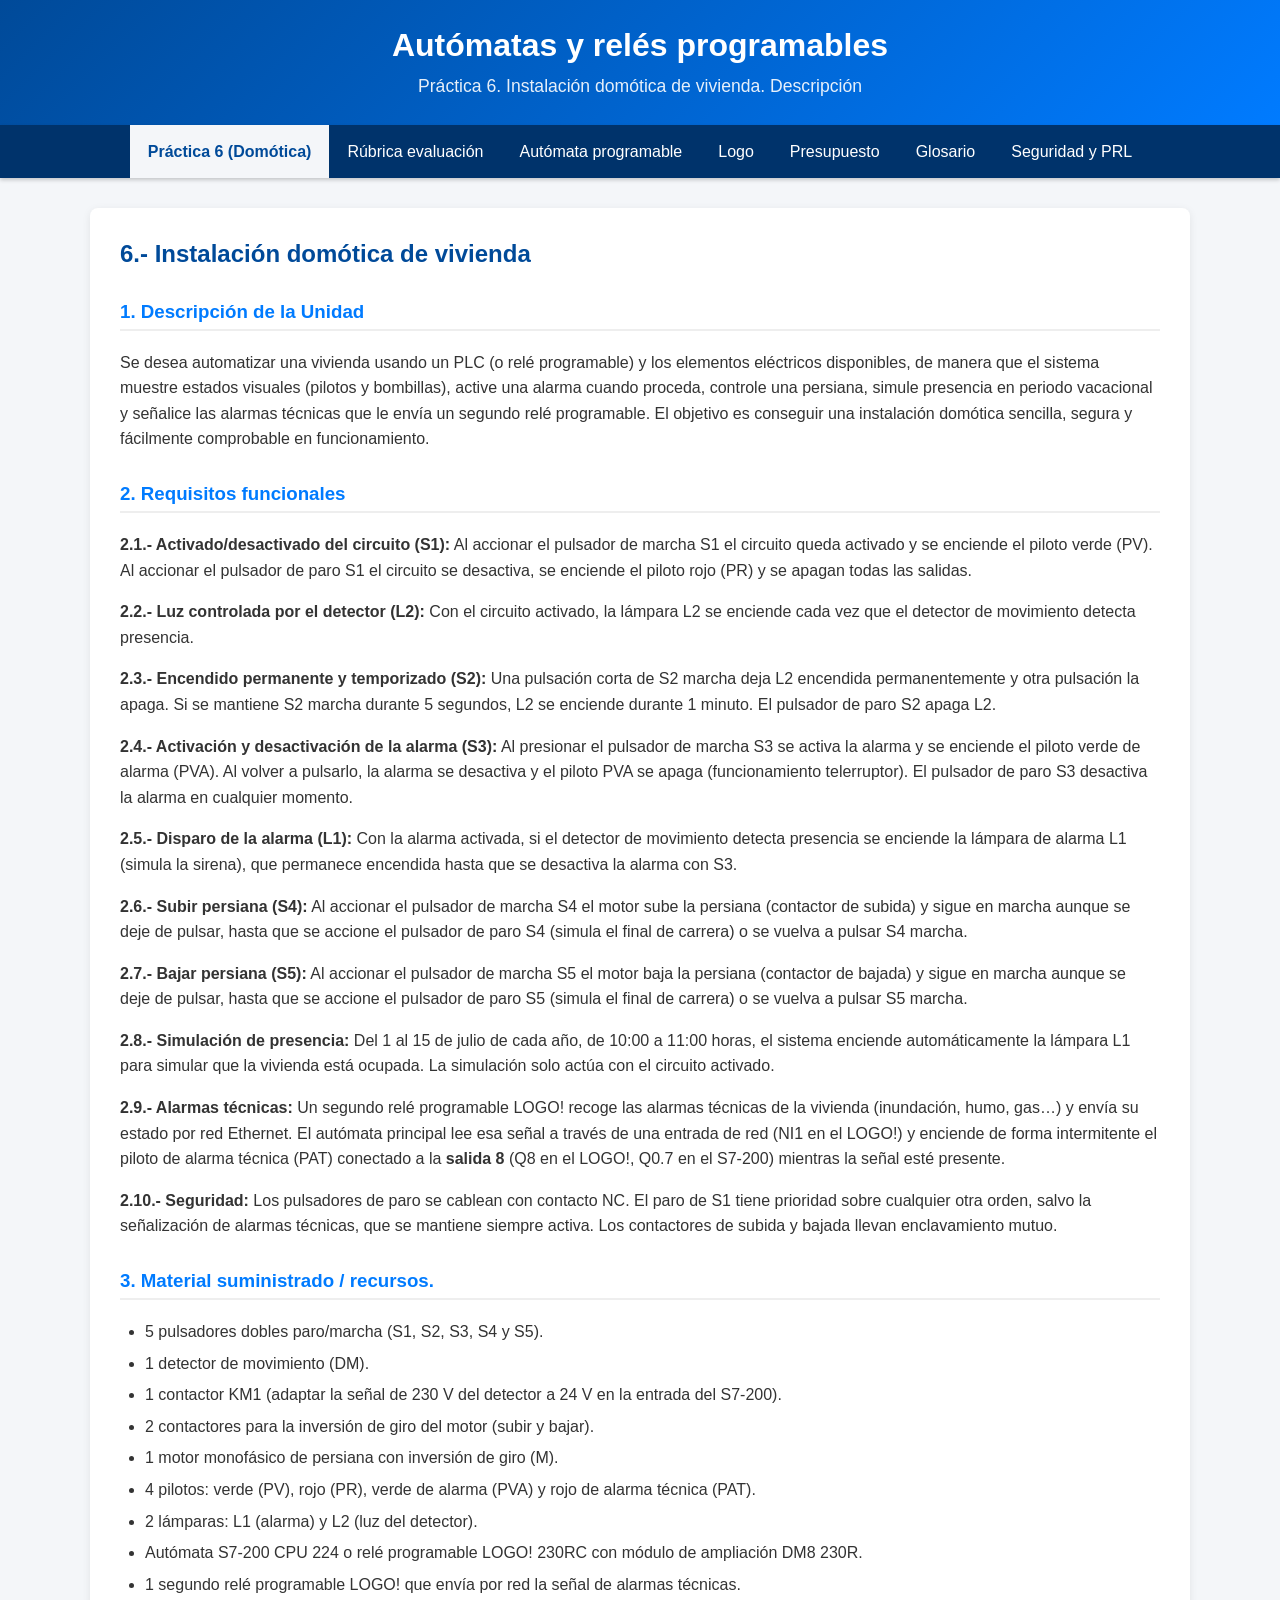
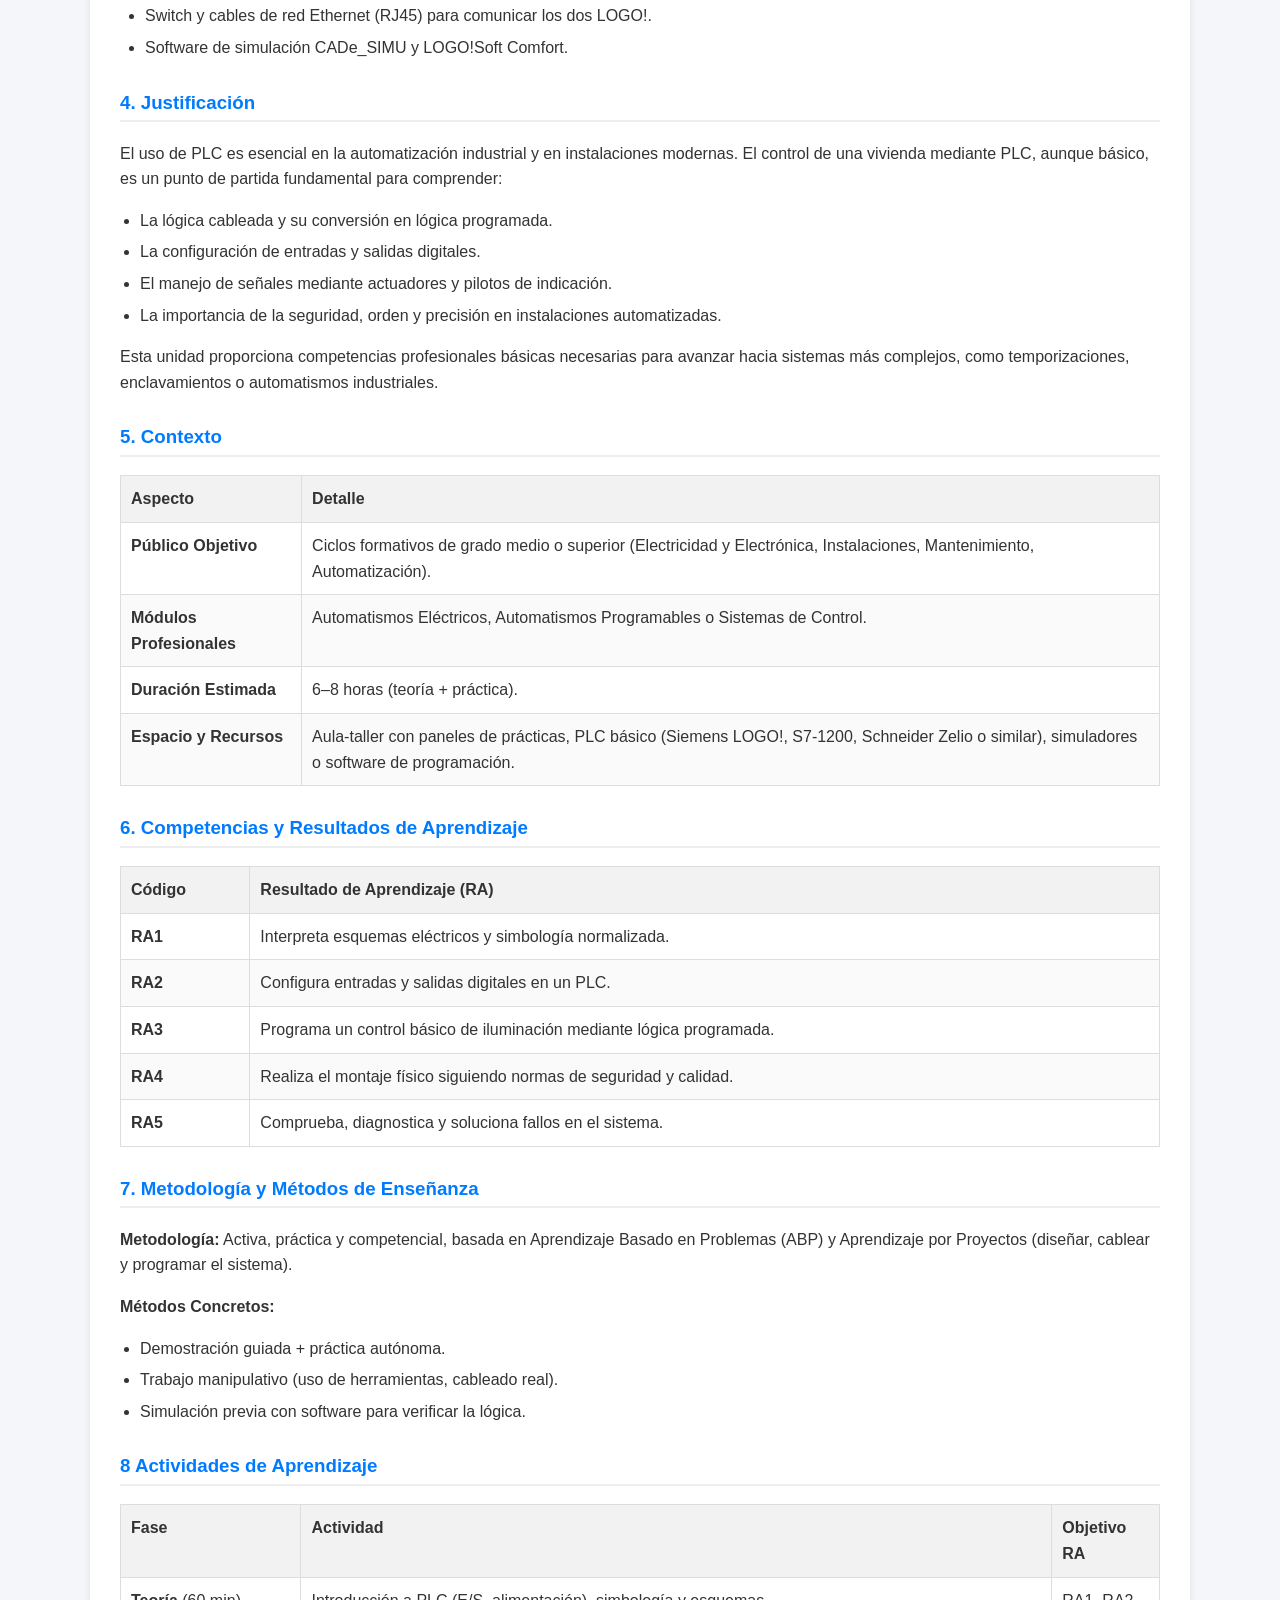
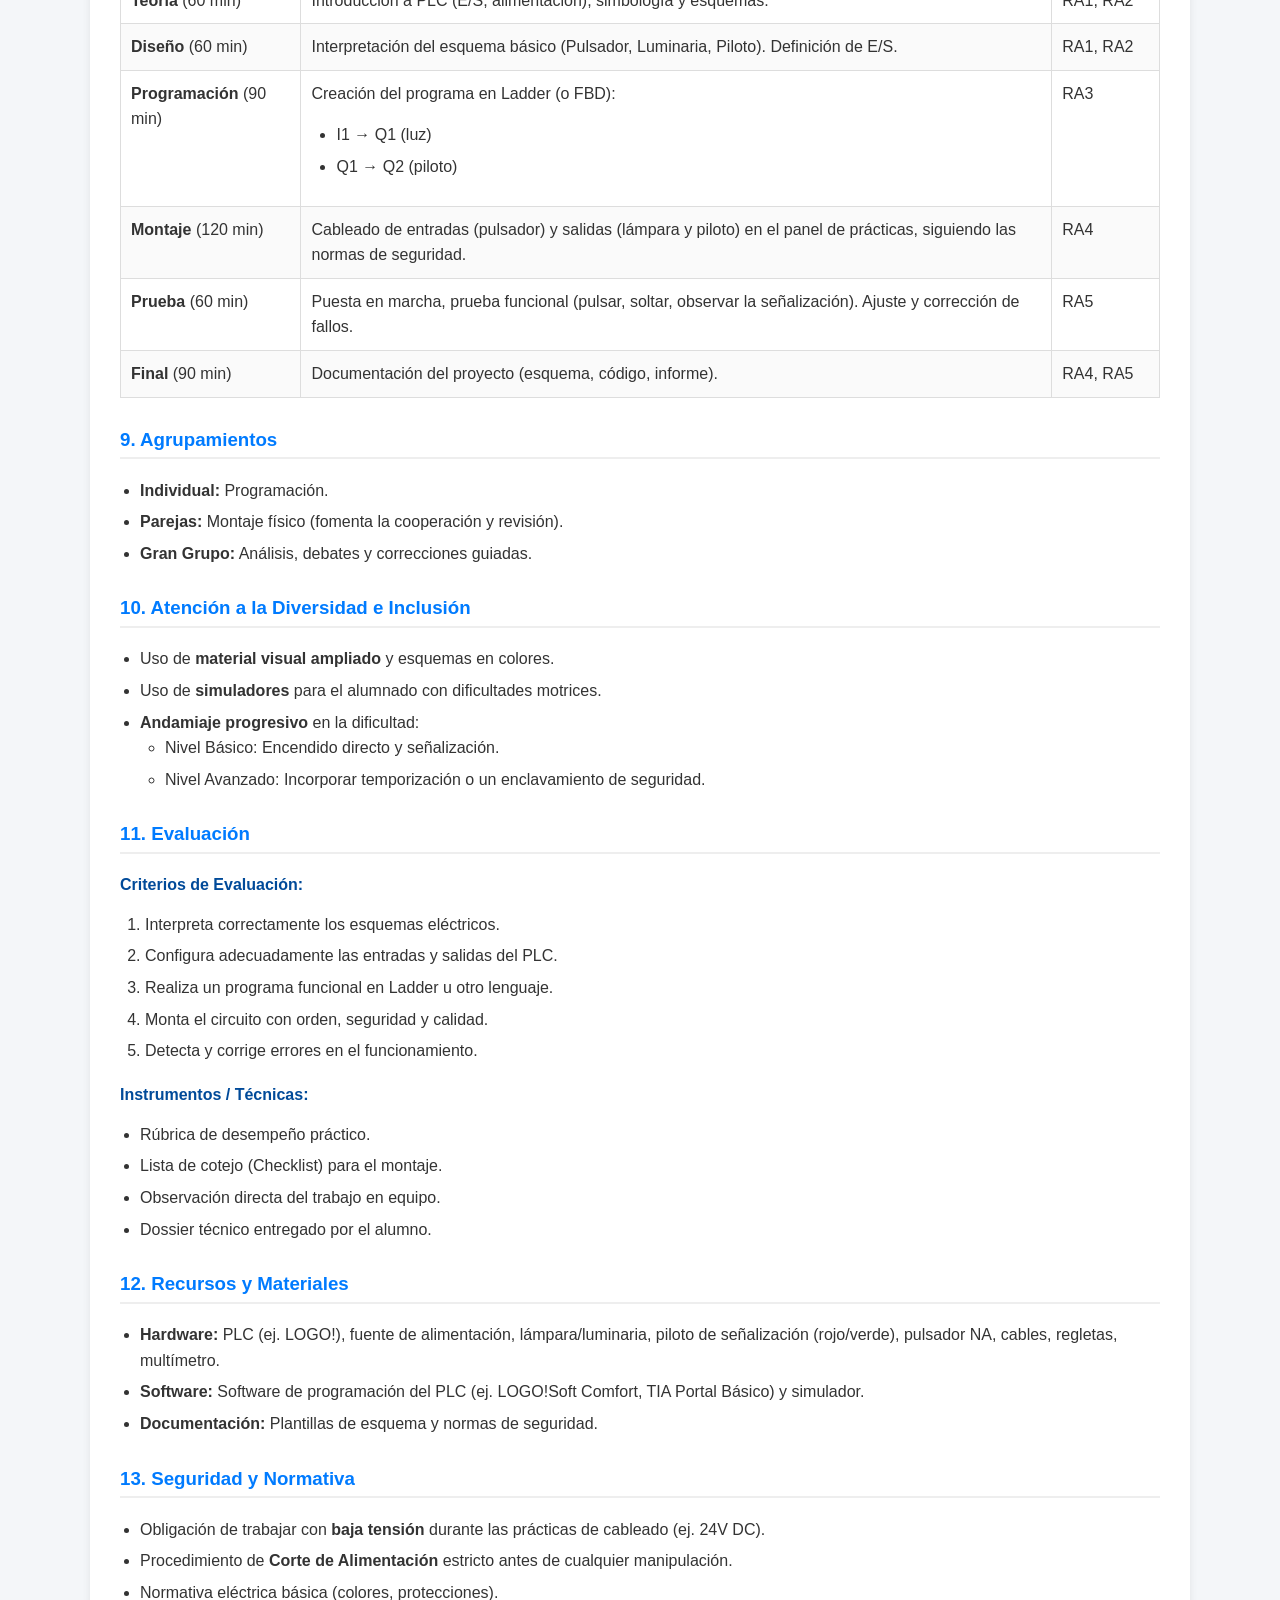
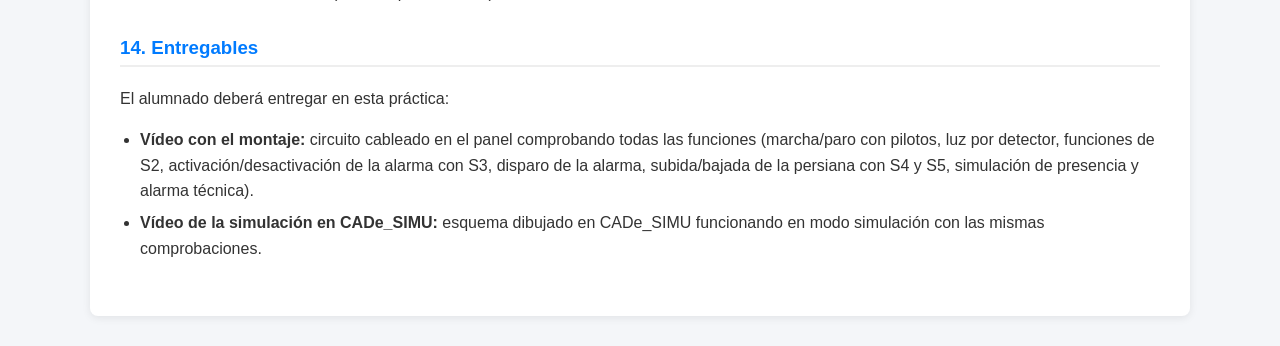
<file: index.html>
<!DOCTYPE html>
<html lang="es">
<head>
    <meta charset="UTF-8">
    <meta name="viewport" content="width=device-width, initial-scale=1.0">
    <title>Práctica 6. Instalación domótica de vivienda. Descripción</title>
    <link rel="stylesheet" href="css/estilos.css">
    <style>
        .section-header {
            color: #007bff;
            border-bottom: 2px solid #eee;
            padding-bottom: 5px;
            margin-top: 30px;
        }
        table {
            width: 100%;
            border-collapse: collapse;
            margin-top: 15px;
        }
        table, th, td {
            border: 1px solid #ddd;
        }
        th, td {
            padding: 10px;
            text-align: left;
        }
        th {
            background-color: #f2f2f2;
        }
        ul.list-indented {
            padding-left: 20px;
        }
    </style>
</head>
<body>

    <header>
        <h1> Autómatas y relés programables</h1>
        <p>Práctica 6. Instalación domótica de vivienda. Descripción</p>
    </header>

    <nav>
        <ul>
            <li class="active"><a href="index.html">Práctica 6 (Domótica)</a></li>
            <li><a href="rubrica_6.html">Rúbrica evaluación</a></li>
            <li><a href="automata_6.html">Autómata programable</a></li>
            <li><a href="logo_6.html">Logo</a></li>
            <li><a href="presupuesto.html">Presupuesto</a></li>
            <li><a href="glosario.html">Glosario</a></li>
            <li><a href="prl.html">Seguridad y PRL</a></li>
        </ul>
    </nav>

    <div class="container">
        <h2>6.- Instalación domótica de vivienda</h2>

        <div class="section">
            <h3 class="section-header">1. Descripción de la Unidad</h3>
            <p>Se desea automatizar una vivienda usando un PLC (o relé programable) y los elementos eléctricos disponibles,
de manera que el sistema muestre estados visuales (pilotos y bombillas), active una alarma cuando proceda, controle una persiana,
simule presencia en periodo vacacional y señalice las alarmas técnicas que le envía un segundo relé programable.
El objetivo es conseguir una instalación domótica sencilla, segura y fácilmente comprobable en funcionamiento.</p>

<h3 class="section-header">2. Requisitos funcionales</h3>
<p><strong>2.1.- Activado/desactivado del circuito (S1):</strong>
Al accionar el pulsador de marcha S1 el circuito queda activado y se enciende el piloto verde (PV).
Al accionar el pulsador de paro S1 el circuito se desactiva, se enciende el piloto rojo (PR) y se apagan todas las salidas.</p>
<p><strong>2.2.- Luz controlada por el detector (L2):</strong>
Con el circuito activado, la lámpara L2 se enciende cada vez que el detector de movimiento detecta presencia.</p>
<p><strong>2.3.- Encendido permanente y temporizado (S2):</strong>
Una pulsación corta de S2 marcha deja L2 encendida permanentemente y otra pulsación la apaga.
Si se mantiene S2 marcha durante 5 segundos, L2 se enciende durante 1 minuto. El pulsador de paro S2 apaga L2.</p>
<p><strong>2.4.- Activación y desactivación de la alarma (S3):</strong>
Al presionar el pulsador de marcha S3 se activa la alarma y se enciende el piloto verde de alarma (PVA).
Al volver a pulsarlo, la alarma se desactiva y el piloto PVA se apaga (funcionamiento telerruptor).
El pulsador de paro S3 desactiva la alarma en cualquier momento.</p>
<p><strong>2.5.- Disparo de la alarma (L1):</strong>
Con la alarma activada, si el detector de movimiento detecta presencia se enciende la lámpara de alarma L1 (simula la sirena),
que permanece encendida hasta que se desactiva la alarma con S3.</p>
<p><strong>2.6.- Subir persiana (S4):</strong>
Al accionar el pulsador de marcha S4 el motor sube la persiana (contactor de subida) y sigue en marcha aunque se deje de pulsar,
hasta que se accione el pulsador de paro S4 (simula el final de carrera) o se vuelva a pulsar S4 marcha.</p>
<p><strong>2.7.- Bajar persiana (S5):</strong>
Al accionar el pulsador de marcha S5 el motor baja la persiana (contactor de bajada) y sigue en marcha aunque se deje de pulsar,
hasta que se accione el pulsador de paro S5 (simula el final de carrera) o se vuelva a pulsar S5 marcha.</p>
<p><strong>2.8.- Simulación de presencia:</strong>
Del 1 al 15 de julio de cada año, de 10:00 a 11:00 horas, el sistema enciende automáticamente la lámpara L1 para simular que la vivienda
está ocupada. La simulación solo actúa con el circuito activado.</p>
<p><strong>2.9.- Alarmas técnicas:</strong>
Un segundo relé programable LOGO! recoge las alarmas técnicas de la vivienda (inundación, humo, gas…) y envía su estado por red
Ethernet. El autómata principal lee esa señal a través de una entrada de red (NI1 en el LOGO!) y enciende de forma intermitente el piloto de alarma técnica
(PAT) conectado a la <strong>salida 8</strong> (Q8 en el LOGO!, Q0.7 en el S7-200) mientras la señal esté presente.</p>
<p><strong>2.10.- Seguridad:</strong>
Los pulsadores de paro se cablean con contacto NC. El paro de S1 tiene prioridad sobre cualquier otra orden, salvo la señalización de alarmas técnicas,
que se mantiene siempre activa. Los contactores de subida y bajada llevan enclavamiento mutuo.</p>

<h3 class="section-header">3. Material suministrado / recursos.</h3>
          <ul>
           <li>5 pulsadores dobles paro/marcha (S1, S2, S3, S4 y S5).</li>
           <li>1 detector de movimiento (DM).</li>
           <li>1 contactor KM1 (adaptar la señal de 230 V del detector a 24 V en la entrada del S7-200).</li>
           <li>2 contactores para la inversión de giro del motor (subir y bajar).</li>
           <li>1 motor monofásico de persiana con inversión de giro (M).</li>
           <li>4 pilotos: verde (PV), rojo (PR), verde de alarma (PVA) y rojo de alarma técnica (PAT).</li>
           <li>2 lámparas: L1 (alarma) y L2 (luz del detector).</li>
           <li>Autómata S7-200 CPU 224 o relé programable LOGO! 230RC con módulo de ampliación DM8 230R.</li>
           <li>1 segundo relé programable LOGO! que envía por red la señal de alarmas técnicas.</li>
           <li>Switch y cables de red Ethernet (RJ45) para comunicar los dos LOGO!.</li>
           <li>Software de simulación CADe_SIMU y LOGO!Soft Comfort.</li>
          </ul>
       </div>

        <div class="section">
            <h3 class="section-header">4. Justificación</h3>
            <p>El uso de PLC es esencial en la automatización industrial y en instalaciones modernas. El control de una vivienda mediante PLC, aunque básico, es un punto de partida fundamental para comprender:</p>
            <ul class="list-indented">
                <li>La lógica cableada y su conversión en lógica programada.</li>
                <li>La configuración de entradas y salidas digitales.</li>
                <li>El manejo de señales mediante actuadores y pilotos de indicación.</li>
                <li>La importancia de la seguridad, orden y precisión en instalaciones automatizadas.</li>
            </ul>
            <p>Esta unidad proporciona competencias profesionales básicas necesarias para avanzar hacia sistemas más complejos, como temporizaciones, enclavamientos o automatismos industriales.</p>
        </div>

        <div class="section">
            <h3 class="section-header">5. Contexto</h3>
            <table>
                <thead>
                    <tr>
                        <th>Aspecto</th>
                        <th>Detalle</th>
                    </tr>
                </thead>
                <tbody>
                    <tr>
                        <td><strong>Público Objetivo</strong></td>
                        <td>Ciclos formativos de grado medio o superior (Electricidad y Electrónica, Instalaciones, Mantenimiento, Automatización).</td>
                    </tr>
                    <tr>
                        <td><strong>Módulos Profesionales</strong></td>
                        <td>Automatismos Eléctricos, Automatismos Programables o Sistemas de Control.</td>
                    </tr>
                    <tr>
                        <td><strong>Duración Estimada</strong></td>
                        <td>6–8 horas (teoría + práctica).</td>
                    </tr>
                    <tr>
                        <td><strong>Espacio y Recursos</strong></td>
                        <td>Aula-taller con paneles de prácticas, PLC básico (Siemens LOGO!, S7-1200, Schneider Zelio o similar), simuladores o software de programación.</td>
                    </tr>
                </tbody>
            </table>
        </div>

        <div class="section">
            <h3 class="section-header">6. Competencias y Resultados de Aprendizaje</h3>
            <table>
                <thead>
                    <tr>
                        <th>Código</th>
                        <th>Resultado de Aprendizaje (RA)</th>
                    </tr>
                </thead>
                <tbody>
                    <tr>
                        <td><strong>RA1</strong></td>
                        <td>Interpreta esquemas eléctricos y simbología normalizada.</td>
                    </tr>
                    <tr>
                        <td><strong>RA2</strong></td>
                        <td>Configura entradas y salidas digitales en un PLC.</td>
                    </tr>
                    <tr>
                        <td><strong>RA3</strong></td>
                        <td>Programa un control básico de iluminación mediante lógica programada.</td>
                    </tr>
                    <tr>
                        <td><strong>RA4</strong></td>
                        <td>Realiza el montaje físico siguiendo normas de seguridad y calidad.</td>
                    </tr>
                    <tr>
                        <td><strong>RA5</strong></td>
                        <td>Comprueba, diagnostica y soluciona fallos en el sistema.</td>
                    </tr>
                </tbody>
            </table>
        </div>

        <div class="section">
            <h3 class="section-header">7. Metodología y Métodos de Enseñanza</h3>
            <p><strong>Metodología:</strong> Activa, práctica y competencial, basada en Aprendizaje Basado en Problemas (ABP) y Aprendizaje por Proyectos (diseñar, cablear y programar el sistema).</p>
            <p><strong>Métodos Concretos:</strong></p>
            <ul class="list-indented">
                <li>Demostración guiada + práctica autónoma.</li>
                <li>Trabajo manipulativo (uso de herramientas, cableado real).</li>
                <li>Simulación previa con software para verificar la lógica.</li>
            </ul>
        </div>

        <div class="section">
            <h3 class="section-header">8 Actividades de Aprendizaje</h3>
            <table>
                <thead>
                    <tr>
                        <th>Fase</th>
                        <th>Actividad</th>
                        <th>Objetivo RA</th>
                    </tr>
                </thead>
                <tbody>
                    <tr>
                        <td><strong>Teoría</strong> (60 min)</td>
                        <td>Introducción a PLC (E/S, alimentación), simbología y esquemas.</td>
                        <td>RA1, RA2</td>
                    </tr>
                    <tr>
                        <td><strong>Diseño</strong> (60 min)</td>
                        <td>Interpretación del esquema básico (Pulsador, Luminaria, Piloto). Definición de E/S.</td>
                        <td>RA1, RA2</td>
                    </tr>
                    <tr>
                        <td><strong>Programación</strong> (90 min)</td>
                        <td>Creación del programa en Ladder (o FBD): <ul><li>I1 → Q1 (luz)</li><li>Q1 → Q2 (piloto)</li></ul></td>
                        <td>RA3</td>
                    </tr>
                    <tr>
                        <td><strong>Montaje</strong> (120 min)</td>
                        <td>Cableado de entradas (pulsador) y salidas (lámpara y piloto) en el panel de prácticas, siguiendo las normas de seguridad.</td>
                        <td>RA4</td>
                    </tr>
                    <tr>
                        <td><strong>Prueba</strong> (60 min)</td>
                        <td>Puesta en marcha, prueba funcional (pulsar, soltar, observar la señalización). Ajuste y corrección de fallos.</td>
                        <td>RA5</td>
                    </tr>
                    <tr>
                        <td><strong>Final</strong> (90 min)</td>
                        <td>Documentación del proyecto (esquema, código, informe).</td>
                        <td>RA4, RA5</td>
                    </tr>
                </tbody>
            </table>
        </div>

        <div class="section">
            <h3 class="section-header">9. Agrupamientos</h3>
            <ul class="list-indented">
                <li><strong>Individual:</strong> Programación.</li>
                <li><strong>Parejas:</strong> Montaje físico (fomenta la cooperación y revisión).</li>
                <li><strong>Gran Grupo:</strong> Análisis, debates y correcciones guiadas.</li>
            </ul>
        </div>
        
        <div class="section">
            <h3 class="section-header">10. Atención a la Diversidad e Inclusión</h3>
            <ul class="list-indented">
                <li>Uso de <strong>material visual ampliado</strong> y esquemas en colores.</li>
                <li>Uso de <strong>simuladores</strong> para el alumnado con dificultades motrices.</li>
                <li><strong>Andamiaje progresivo</strong> en la dificultad:
                    <ul>
                        <li>Nivel Básico: Encendido directo y señalización.</li>
                        <li>Nivel Avanzado: Incorporar temporización o un enclavamiento de seguridad.</li>
                    </ul>
                </li>
            </ul>
        </div>

        <div class="section">
            <h3 class="section-header">11. Evaluación</h3>
            <h4>Criterios de Evaluación:</h4>
            <ol>
                <li>Interpreta correctamente los esquemas eléctricos.</li>
                <li>Configura adecuadamente las entradas y salidas del PLC.</li>
                <li>Realiza un programa funcional en Ladder u otro lenguaje.</li>
                <li>Monta el circuito con orden, seguridad y calidad.</li>
                <li>Detecta y corrige errores en el funcionamiento.</li>
            </ol>
            <h4>Instrumentos / Técnicas:</h4>
            <ul class="list-indented">
                <li>Rúbrica de desempeño práctico.</li>
                <li>Lista de cotejo (Checklist) para el montaje.</li>
                <li>Observación directa del trabajo en equipo.</li>
                <li>Dossier técnico entregado por el alumno.</li>
            </ul>
        </div>

        <div class="section">
            <h3 class="section-header">12. Recursos y Materiales</h3>
            <ul class="list-indented">
                <li><strong>Hardware:</strong> PLC (ej. LOGO!), fuente de alimentación, lámpara/luminaria, piloto de señalización (rojo/verde), pulsador NA, cables, regletas, multímetro.</li>
                <li><strong>Software:</strong> Software de programación del PLC (ej. LOGO!Soft Comfort, TIA Portal Básico) y simulador.</li>
                <li><strong>Documentación:</strong> Plantillas de esquema y normas de seguridad.</li>
            </ul>
        </div>

        <div class="section">
            <h3 class="section-header">13. Seguridad y Normativa</h3>
            <ul class="list-indented">
                <li>Obligación de trabajar con <strong>baja tensión</strong> durante las prácticas de cableado (ej. 24V DC).</li>
                <li>Procedimiento de <strong>Corte de Alimentación</strong> estricto antes de cualquier manipulación.</li>
                <li>Normativa eléctrica básica (colores, protecciones).</li>
            </ul>
        </div>
        
        <div class="section">
            <h3 class="section-header">14. Entregables</h3>
            <p>El alumnado deberá entregar en esta práctica:</p>
            <ul class="list-indented">
                <li><strong>Vídeo con el montaje:</strong> circuito cableado en el panel comprobando todas las funciones
                    (marcha/paro con pilotos, luz por detector, funciones de S2, activación/desactivación de la alarma con S3, disparo de la alarma, subida/bajada de la persiana con S4 y S5, simulación de presencia y alarma técnica).</li>
                <li><strong>Vídeo de la simulación en CADe_SIMU:</strong> esquema dibujado en CADe_SIMU funcionando en modo simulación
                    con las mismas comprobaciones.</li>
            </ul>
        </div>

    </div>

</body>
</html>
</file>
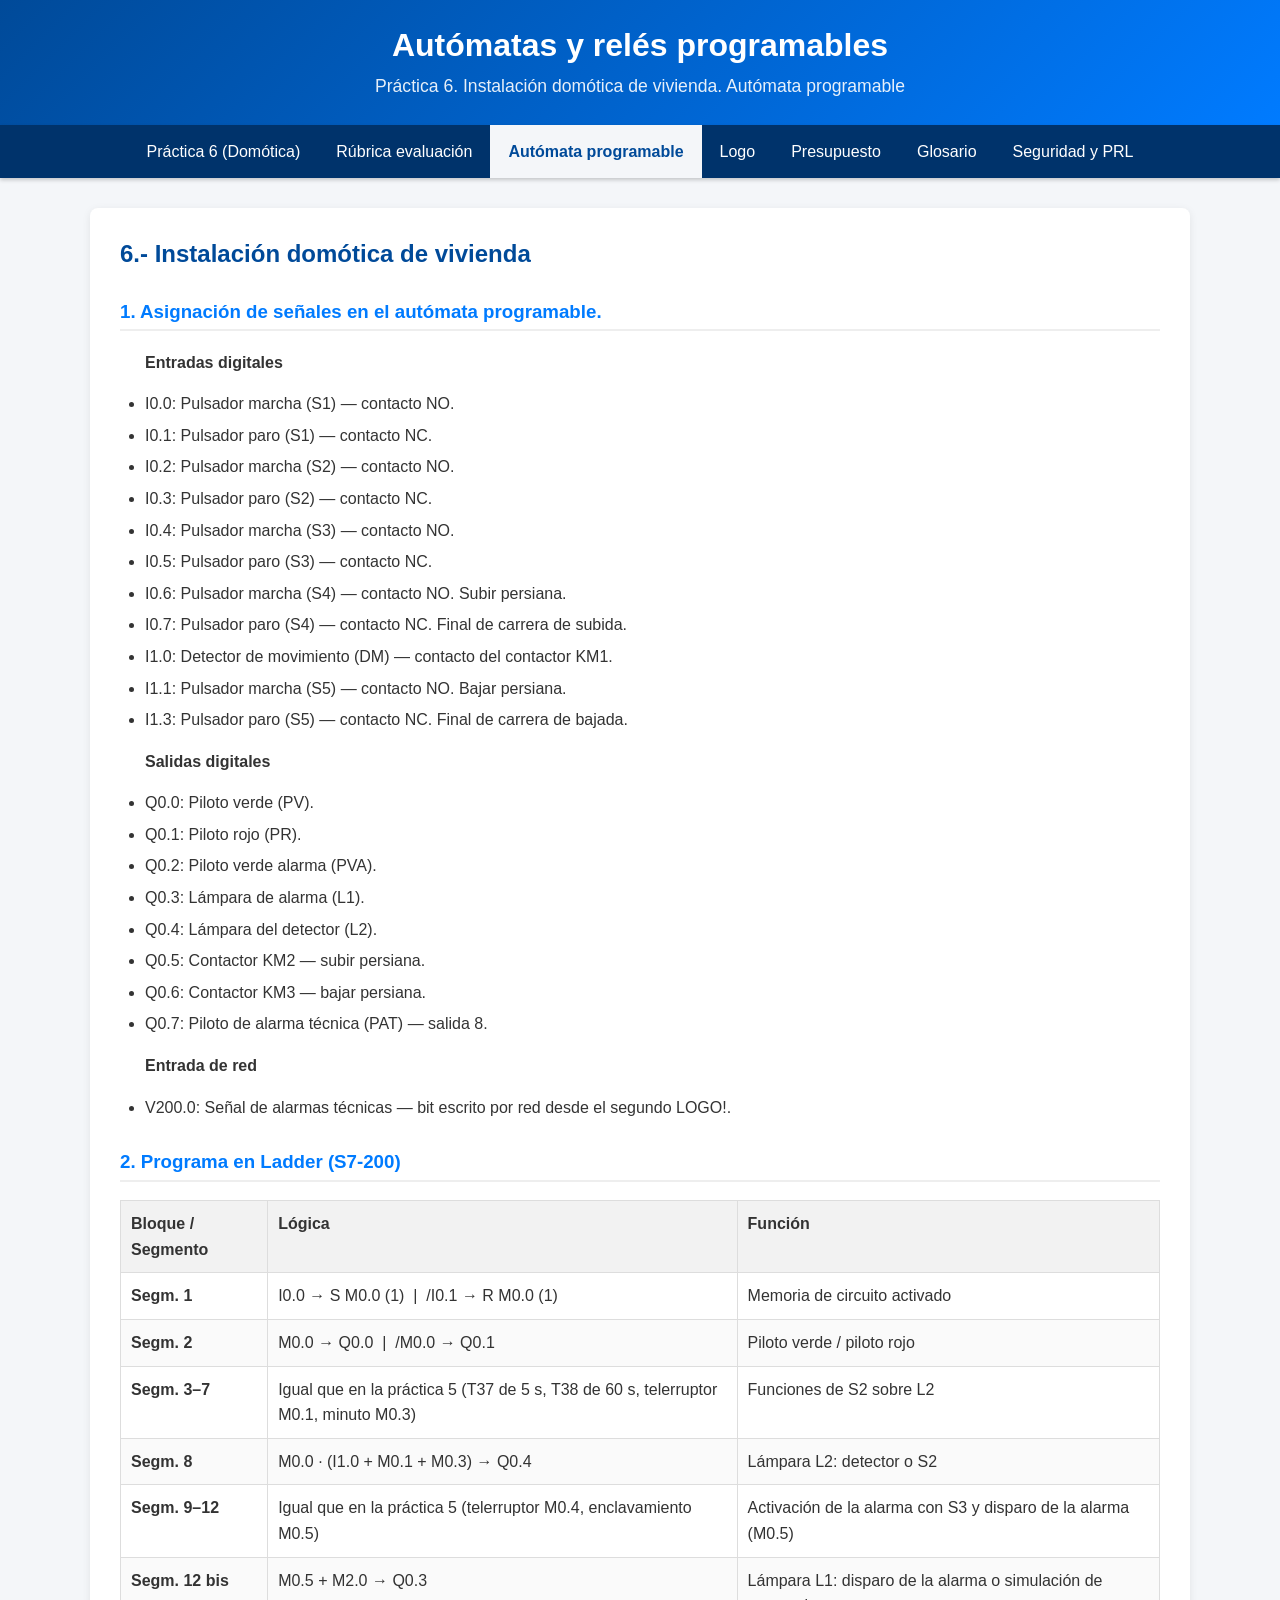
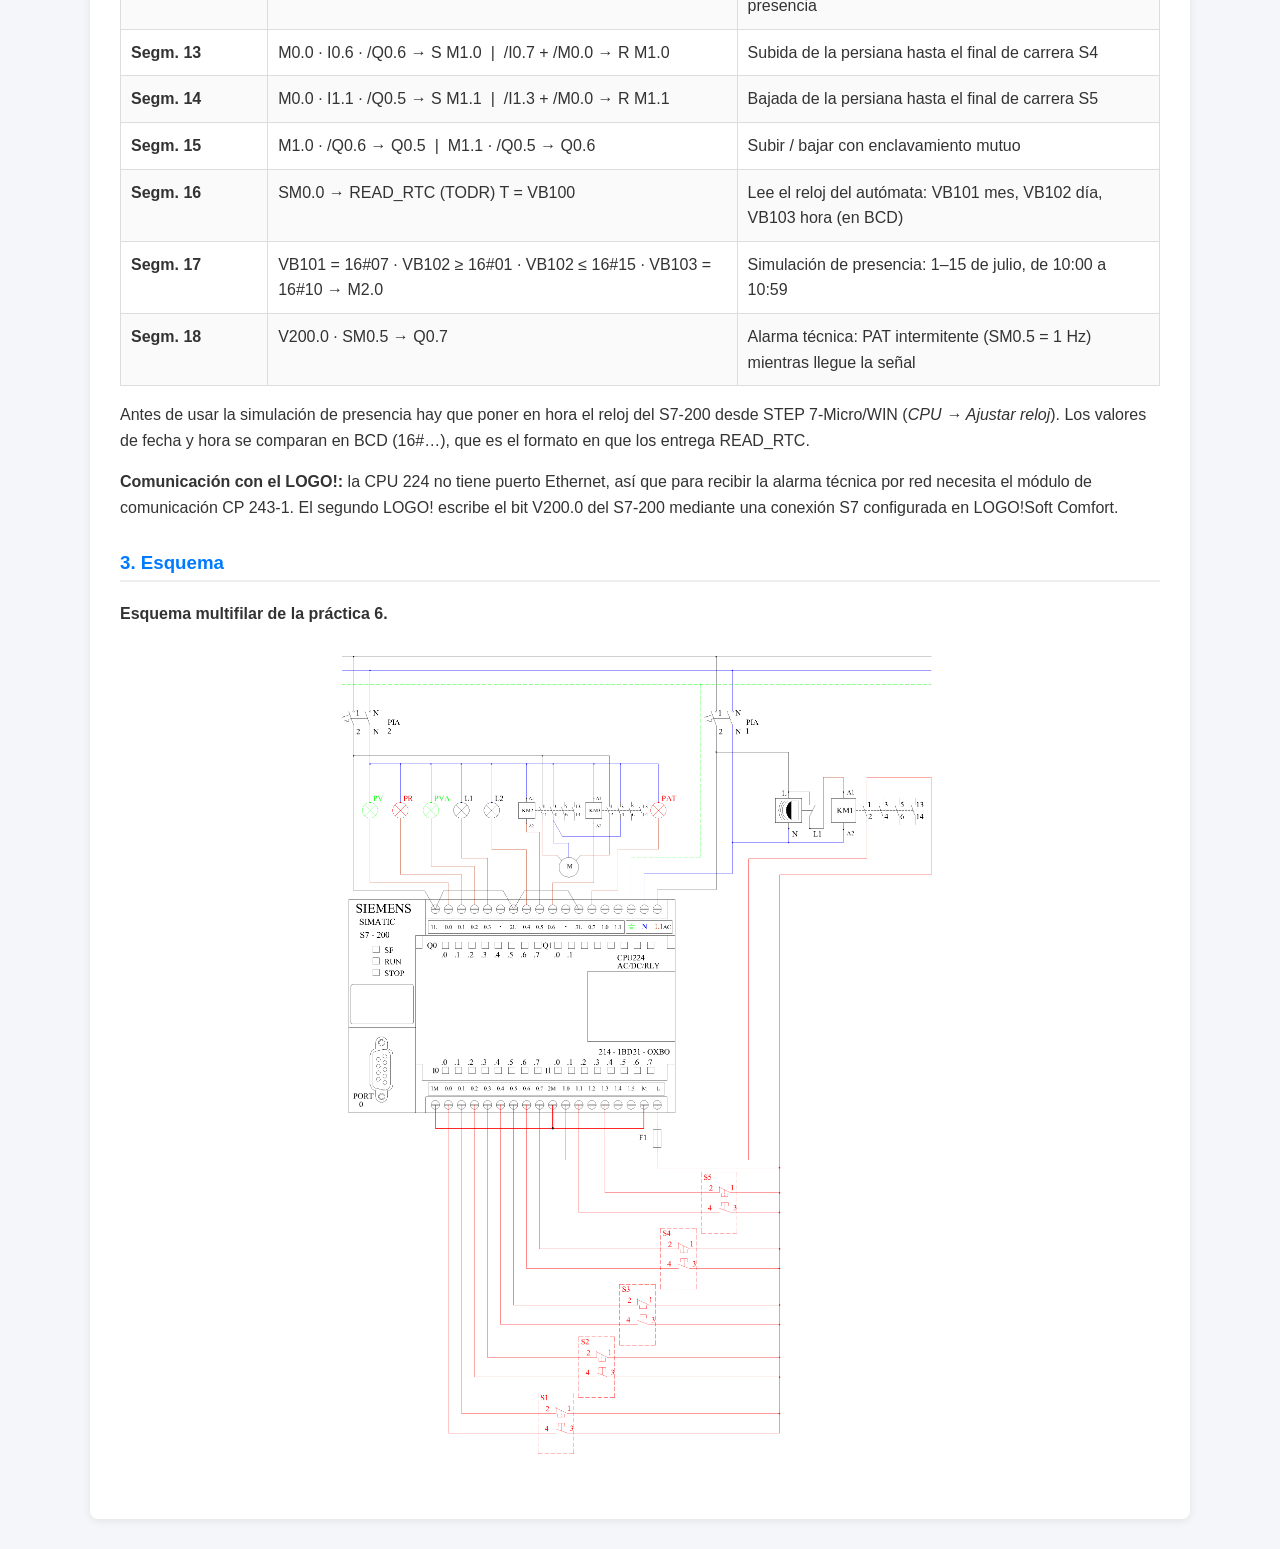
<file: automata_6.html>
<!DOCTYPE html>
<html lang="es">
<head>
    <meta charset="UTF-8">
    <meta name="viewport" content="width=device-width, initial-scale=1.0">
    <title>Autómatas y relé programable: Definición</title>
    <link rel="stylesheet" href="css/estilos.css">
</head>

<body>

    <header>
        <h1> Autómatas y relés programables</h1>
        <p>Práctica 6. Instalación domótica de vivienda. Autómata programable</p>
    </header>

    <nav>
        <ul>
            <li><a href="index.html">Práctica 6 (Domótica)</a></li>
            <li><a href="rubrica_6.html">Rúbrica evaluación</a></li> 
            <li class="active"><a href="automata_6.html">Autómata programable</a></li>
            <li><a href="logo_6.html">Logo</a></li>
            <li><a href="presupuesto.html">Presupuesto</a></li>
            <li><a href="glosario.html">Glosario</a></li>
            <li><a href="prl.html">Seguridad y PRL</a></li>   
        </ul>
    </nav>

    <div class="container">
<h2>6.- Instalación domótica de vivienda</h2>

        <div class="section">
                        
<h3 class="section-header">1. Asignación de señales en el autómata programable.</h3>

          <ul>
           <p><strong>Entradas digitales</strong></p>
           <li>I0.0: Pulsador marcha (S1) — contacto NO.</li>
           <li>I0.1: Pulsador paro (S1) — contacto NC.</li>
           <li>I0.2: Pulsador marcha (S2) — contacto NO.</li>
           <li>I0.3: Pulsador paro (S2) — contacto NC.</li>
           <li>I0.4: Pulsador marcha (S3) — contacto NO.</li>
           <li>I0.5: Pulsador paro (S3) — contacto NC.</li>
           <li>I0.6: Pulsador marcha (S4) — contacto NO. Subir persiana.</li>
           <li>I0.7: Pulsador paro (S4) — contacto NC. Final de carrera de subida.</li>
           <li>I1.0: Detector de movimiento (DM) — contacto del contactor KM1.</li>
           <li>I1.1: Pulsador marcha (S5) — contacto NO. Bajar persiana.</li>
           <li>I1.3: Pulsador paro (S5) — contacto NC. Final de carrera de bajada.</li>

           <p><strong>Salidas digitales</strong></p>
           <li>Q0.0: Piloto verde (PV).</li>
           <li>Q0.1: Piloto rojo (PR).</li>
           <li>Q0.2: Piloto verde alarma (PVA).</li>
           <li>Q0.3: Lámpara de alarma (L1).</li>
           <li>Q0.4: Lámpara del detector (L2).</li>
           <li>Q0.5: Contactor KM2 — subir persiana.</li>
           <li>Q0.6: Contactor KM3 — bajar persiana.</li>
           <li>Q0.7: Piloto de alarma técnica (PAT) — salida 8.</li>

           <p><strong>Entrada de red</strong></p>
           <li>V200.0: Señal de alarmas técnicas — bit escrito por red desde el segundo LOGO!.</li>
          </ul>

<h3 class="section-header">2. Programa en Ladder (S7-200)</h3>
            <table>
                <thead>
                    <tr><th>Bloque / Segmento</th><th>Lógica</th><th>Función</th></tr>
                </thead>
                <tbody>
                    <tr><td><strong>Segm. 1</strong></td><td>I0.0 → S M0.0 (1) &nbsp;|&nbsp; /I0.1 → R M0.0 (1)</td><td>Memoria de circuito activado</td></tr>
                    <tr><td><strong>Segm. 2</strong></td><td>M0.0 → Q0.0 &nbsp;|&nbsp; /M0.0 → Q0.1</td><td>Piloto verde / piloto rojo</td></tr>
                    <tr><td><strong>Segm. 3–7</strong></td><td>Igual que en la práctica 5 (T37 de 5 s, T38 de 60 s, telerruptor M0.1, minuto M0.3)</td><td>Funciones de S2 sobre L2</td></tr>
                    <tr><td><strong>Segm. 8</strong></td><td>M0.0 · (I1.0 + M0.1 + M0.3) → Q0.4</td><td>Lámpara L2: detector o S2</td></tr>
                    <tr><td><strong>Segm. 9–12</strong></td><td>Igual que en la práctica 5 (telerruptor M0.4, enclavamiento M0.5)</td><td>Activación de la alarma con S3 y disparo de la alarma (M0.5)</td></tr>
                    <tr><td><strong>Segm. 12 bis</strong></td><td>M0.5 + M2.0 → Q0.3</td><td>Lámpara L1: disparo de la alarma o simulación de presencia</td></tr>
                    <tr><td><strong>Segm. 13</strong></td><td>M0.0 · I0.6 · /Q0.6 → S M1.0 &nbsp;|&nbsp; /I0.7 + /M0.0 → R M1.0</td><td>Subida de la persiana hasta el final de carrera S4</td></tr>
                    <tr><td><strong>Segm. 14</strong></td><td>M0.0 · I1.1 · /Q0.5 → S M1.1 &nbsp;|&nbsp; /I1.3 + /M0.0 → R M1.1</td><td>Bajada de la persiana hasta el final de carrera S5</td></tr>
                    <tr><td><strong>Segm. 15</strong></td><td>M1.0 · /Q0.6 → Q0.5 &nbsp;|&nbsp; M1.1 · /Q0.5 → Q0.6</td><td>Subir / bajar con enclavamiento mutuo</td></tr>
                    <tr><td><strong>Segm. 16</strong></td><td>SM0.0 → READ_RTC (TODR) T = VB100</td><td>Lee el reloj del autómata: VB101 mes, VB102 día, VB103 hora (en BCD)</td></tr>
                    <tr><td><strong>Segm. 17</strong></td><td>VB101 = 16#07 · VB102 ≥ 16#01 · VB102 ≤ 16#15 · VB103 = 16#10 → M2.0</td><td>Simulación de presencia: 1–15 de julio, de 10:00 a 10:59</td></tr>
                    <tr><td><strong>Segm. 18</strong></td><td>V200.0 · SM0.5 → Q0.7</td><td>Alarma técnica: PAT intermitente (SM0.5 = 1 Hz) mientras llegue la señal</td></tr>
                </tbody>
            </table>
            <p>Antes de usar la simulación de presencia hay que poner en hora el reloj del S7-200 desde STEP 7-Micro/WIN (<em>CPU → Ajustar reloj</em>). Los valores de fecha y hora se comparan en BCD (16#…), que es el formato en que los entrega READ_RTC.</p>
            <p><strong>Comunicación con el LOGO!:</strong> la CPU 224 no tiene puerto Ethernet, así que para recibir la alarma técnica por red necesita el módulo de comunicación CP 243-1. El segundo LOGO! escribe el bit V200.0 del S7-200 mediante una conexión S7 configurada en LOGO!Soft Comfort.</p>

<h3 class="section-header">3. Esquema</h3>
<p><strong>Esquema multifilar de la práctica 6.</strong></p>
        
<div class="automata-image">
     <img id="myImg" class="esquema-ajustado" src="images_1/multifilar_automata_6.png" alt="Autómata S7 200 CPU200" style="cursor: pointer;">
</div>

          </div>
<div id="myModal" class="modal">

  <span class="close">&times;</span>

  <img class="modal-content" id="img01">

  <div id="caption"></div>

</div>
<script>
// Obtener el modal
var modal = document.getElementById("myModal");

// Obtener la imagen y el elemento dentro del modal
var img = document.getElementById("myImg");
var modalImg = document.getElementById("img01");
var captionText = document.getElementById("caption");

img.onclick = function(){
  modal.style.display = "block";
  modalImg.src = this.src;
  captionText.innerHTML = this.alt;
}

// Obtener el elemento <span> que cierra el modal
var span = document.getElementsByClassName("close")[0];

// Cuando el usuario hace clic en <span> (x), cierra el modal
span.onclick = function() { 
  modal.style.display = "none";
}

// Opcional: Cerrar el modal al hacer clic en cualquier parte fuera de la imagen
window.onclick = function(event) {
  if (event.target == modal) {
    modal.style.display = "none";
  }
}
</script>
</body>
</html>
</file>
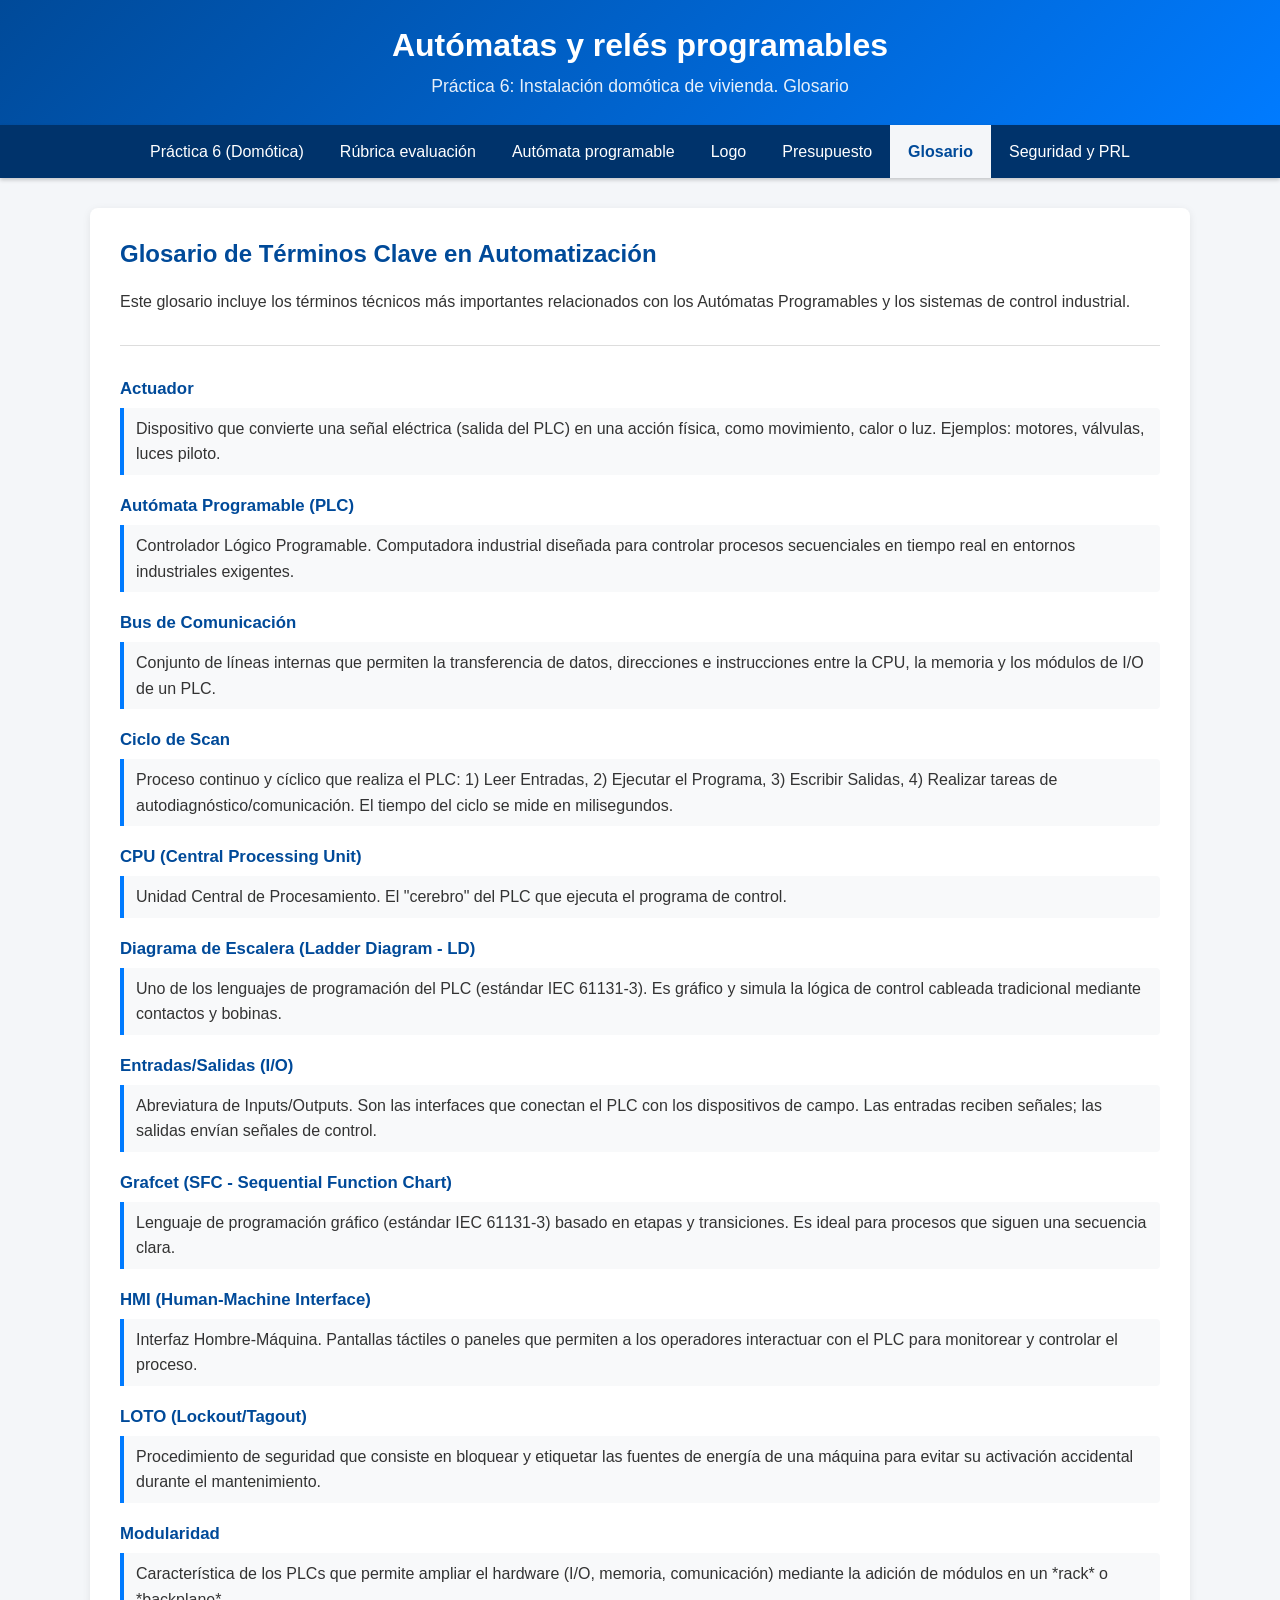
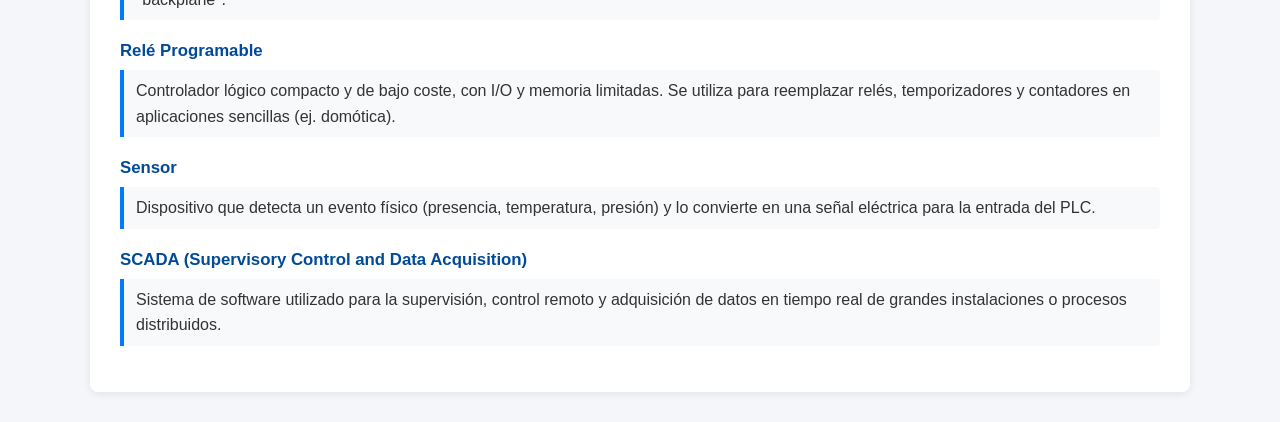
<file: glosario.html>
<!DOCTYPE html>
<html lang="es">
<head>
    <meta charset="UTF-8">
    <meta name="viewport" content="width=device-width, initial-scale=1.0">
    <title>Glosario de Automatización y PLCs</title>
    <!-- Asumiendo que usarás el mismo archivo de estilos -->
    <link rel="stylesheet" href="css/estilos.css">
</head>
<body>

    <header>
        <h1> Autómatas y relés programables</h1>
        <p>Práctica 6: Instalación domótica de vivienda. Glosario</p>
    </header>

    <nav>
        <ul>
            <li><a href="index.html">Práctica 6 (Domótica)</a></li>
            <li><a href="rubrica_6.html">Rúbrica evaluación</a></li>
            <li><a href="automata_6.html">Autómata programable</a></li>
            <li><a href="logo_6.html">Logo</a></li>
            <li><a href="presupuesto.html">Presupuesto</a></li>
            <li class="active"><a href="glosario.html">Glosario</a></li>
            <li><a href="prl.html">Seguridad y PRL</a></li>
        </ul>
    </nav>

    <div class="container">
        <h2>Glosario de Términos Clave en Automatización</h2>

        <p>Este glosario incluye los términos técnicos más importantes relacionados con los Autómatas Programables y los sistemas de control industrial.</p>

        <hr>

        <dl class="glosario-list">
            
            <dt><strong>Actuador</strong></dt>
            <dd>Dispositivo que convierte una señal eléctrica (salida del PLC) en una acción física, como movimiento, calor o luz. Ejemplos: motores, válvulas, luces piloto.</dd>

            <dt><strong>Autómata Programable (PLC)</strong></dt>
            <dd>Controlador Lógico Programable. Computadora industrial diseñada para controlar procesos secuenciales en tiempo real en entornos industriales exigentes.</dd>

            <dt><strong>Bus de Comunicación</strong></dt>
            <dd>Conjunto de líneas internas que permiten la transferencia de datos, direcciones e instrucciones entre la CPU, la memoria y los módulos de I/O de un PLC.</dd>

            <dt><strong>Ciclo de Scan</strong></dt>
            <dd>Proceso continuo y cíclico que realiza el PLC: 1) Leer Entradas, 2) Ejecutar el Programa, 3) Escribir Salidas, 4) Realizar tareas de autodiagnóstico/comunicación. El tiempo del ciclo se mide en milisegundos.</dd>

            <dt><strong>CPU (Central Processing Unit)</strong></dt>
            <dd>Unidad Central de Procesamiento. El "cerebro" del PLC que ejecuta el programa de control.</dd>

            <dt><strong>Diagrama de Escalera (Ladder Diagram - LD)</strong></dt>
            <dd>Uno de los lenguajes de programación del PLC (estándar IEC 61131-3). Es gráfico y simula la lógica de control cableada tradicional mediante contactos y bobinas.</dd>
            
            <dt><strong>Entradas/Salidas (I/O)</strong></dt>
            <dd>Abreviatura de Inputs/Outputs. Son las interfaces que conectan el PLC con los dispositivos de campo. Las entradas reciben señales; las salidas envían señales de control.</dd>
            
            <dt><strong>Grafcet (SFC - Sequential Function Chart)</strong></dt>
            <dd>Lenguaje de programación gráfico (estándar IEC 61131-3) basado en etapas y transiciones. Es ideal para procesos que siguen una secuencia clara.</dd>

            <dt><strong>HMI (Human-Machine Interface)</strong></dt>
            <dd>Interfaz Hombre-Máquina. Pantallas táctiles o paneles que permiten a los operadores interactuar con el PLC para monitorear y controlar el proceso.</dd>

            <dt><strong>LOTO (Lockout/Tagout)</strong></dt>
            <dd>Procedimiento de seguridad que consiste en bloquear y etiquetar las fuentes de energía de una máquina para evitar su activación accidental durante el mantenimiento.</dd>

            <dt><strong>Modularidad</strong></dt>
            <dd>Característica de los PLCs que permite ampliar el hardware (I/O, memoria, comunicación) mediante la adición de módulos en un *rack* o *backplane*.</dd>

            <dt><strong>Relé Programable</strong></dt>
            <dd>Controlador lógico compacto y de bajo coste, con I/O y memoria limitadas. Se utiliza para reemplazar relés, temporizadores y contadores en aplicaciones sencillas (ej. domótica).</dd>

            <dt><strong>Sensor</strong></dt>
            <dd>Dispositivo que detecta un evento físico (presencia, temperatura, presión) y lo convierte en una señal eléctrica para la entrada del PLC.</dd>

            <dt><strong>SCADA (Supervisory Control and Data Acquisition)</strong></dt>
            <dd>Sistema de software utilizado para la supervisión, control remoto y adquisición de datos en tiempo real de grandes instalaciones o procesos distribuidos.</dd>

        </dl>
    </div>

</body>
</html>
</file>
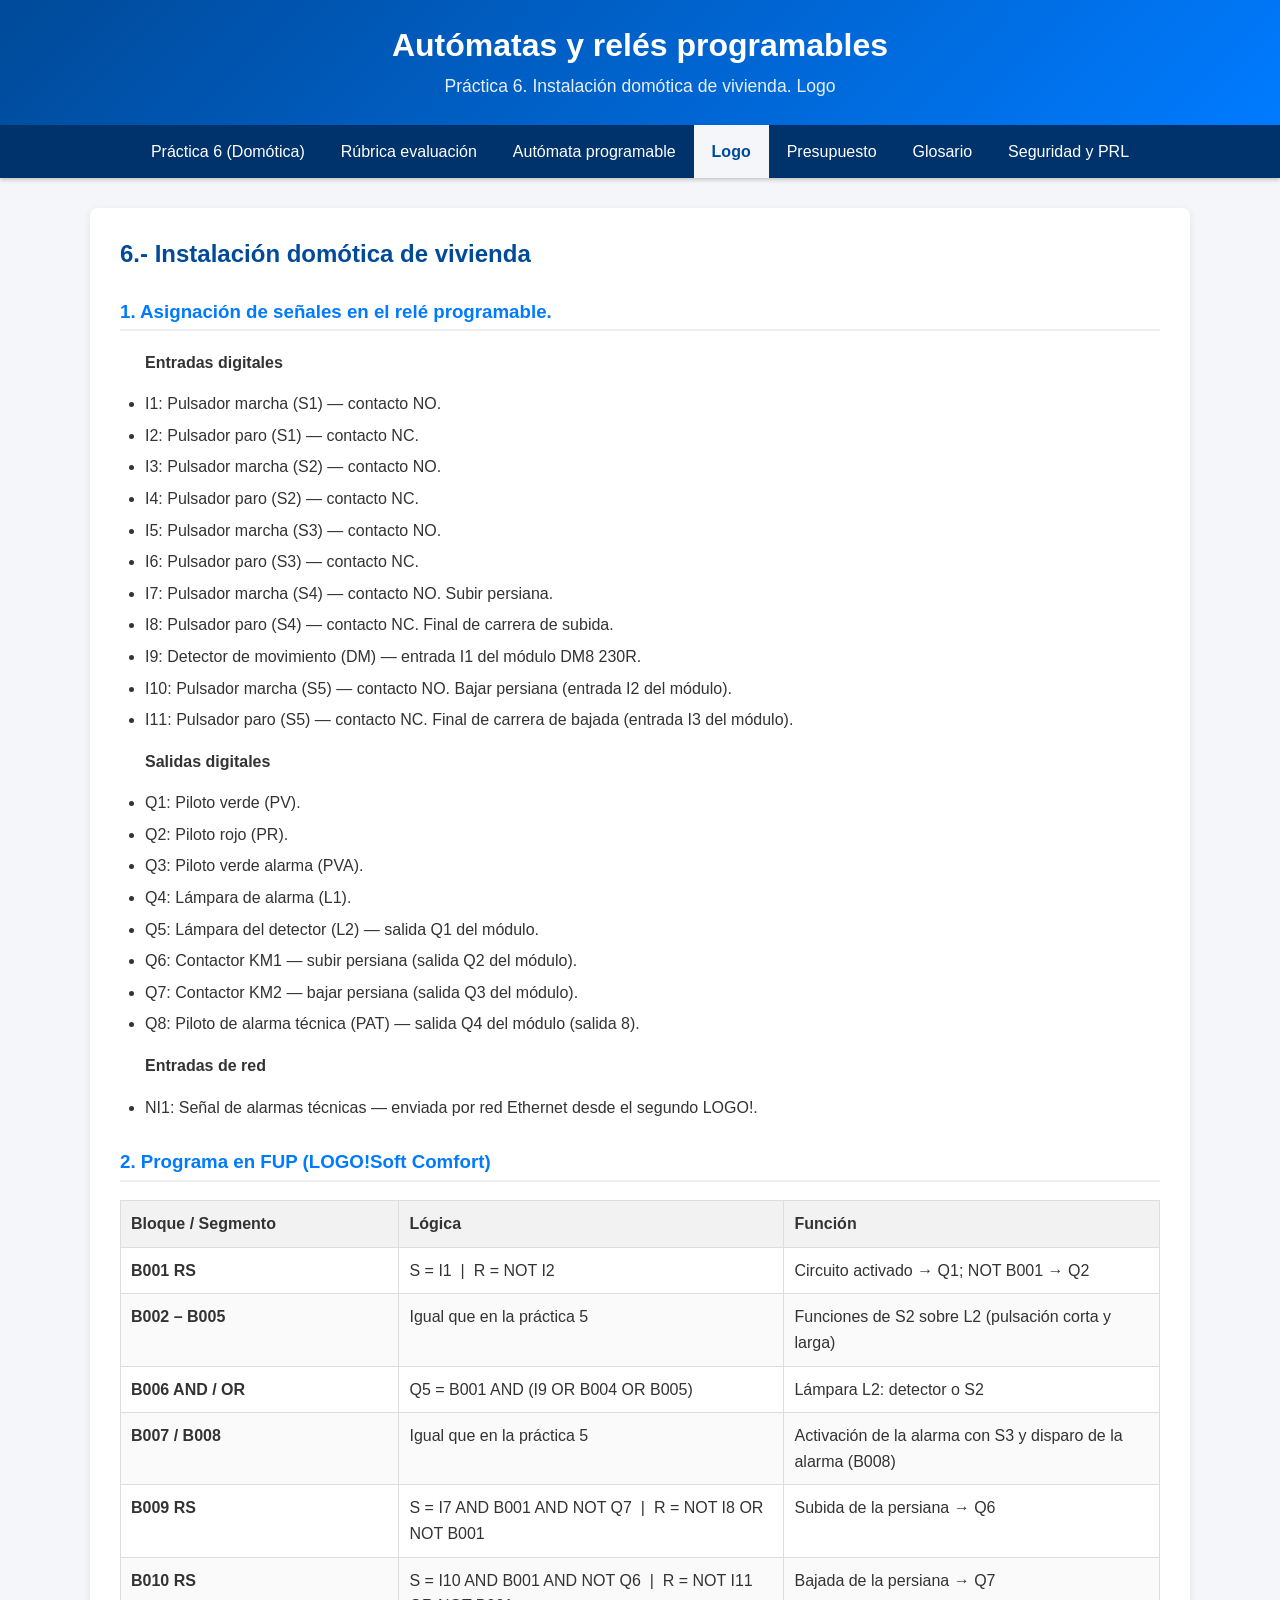
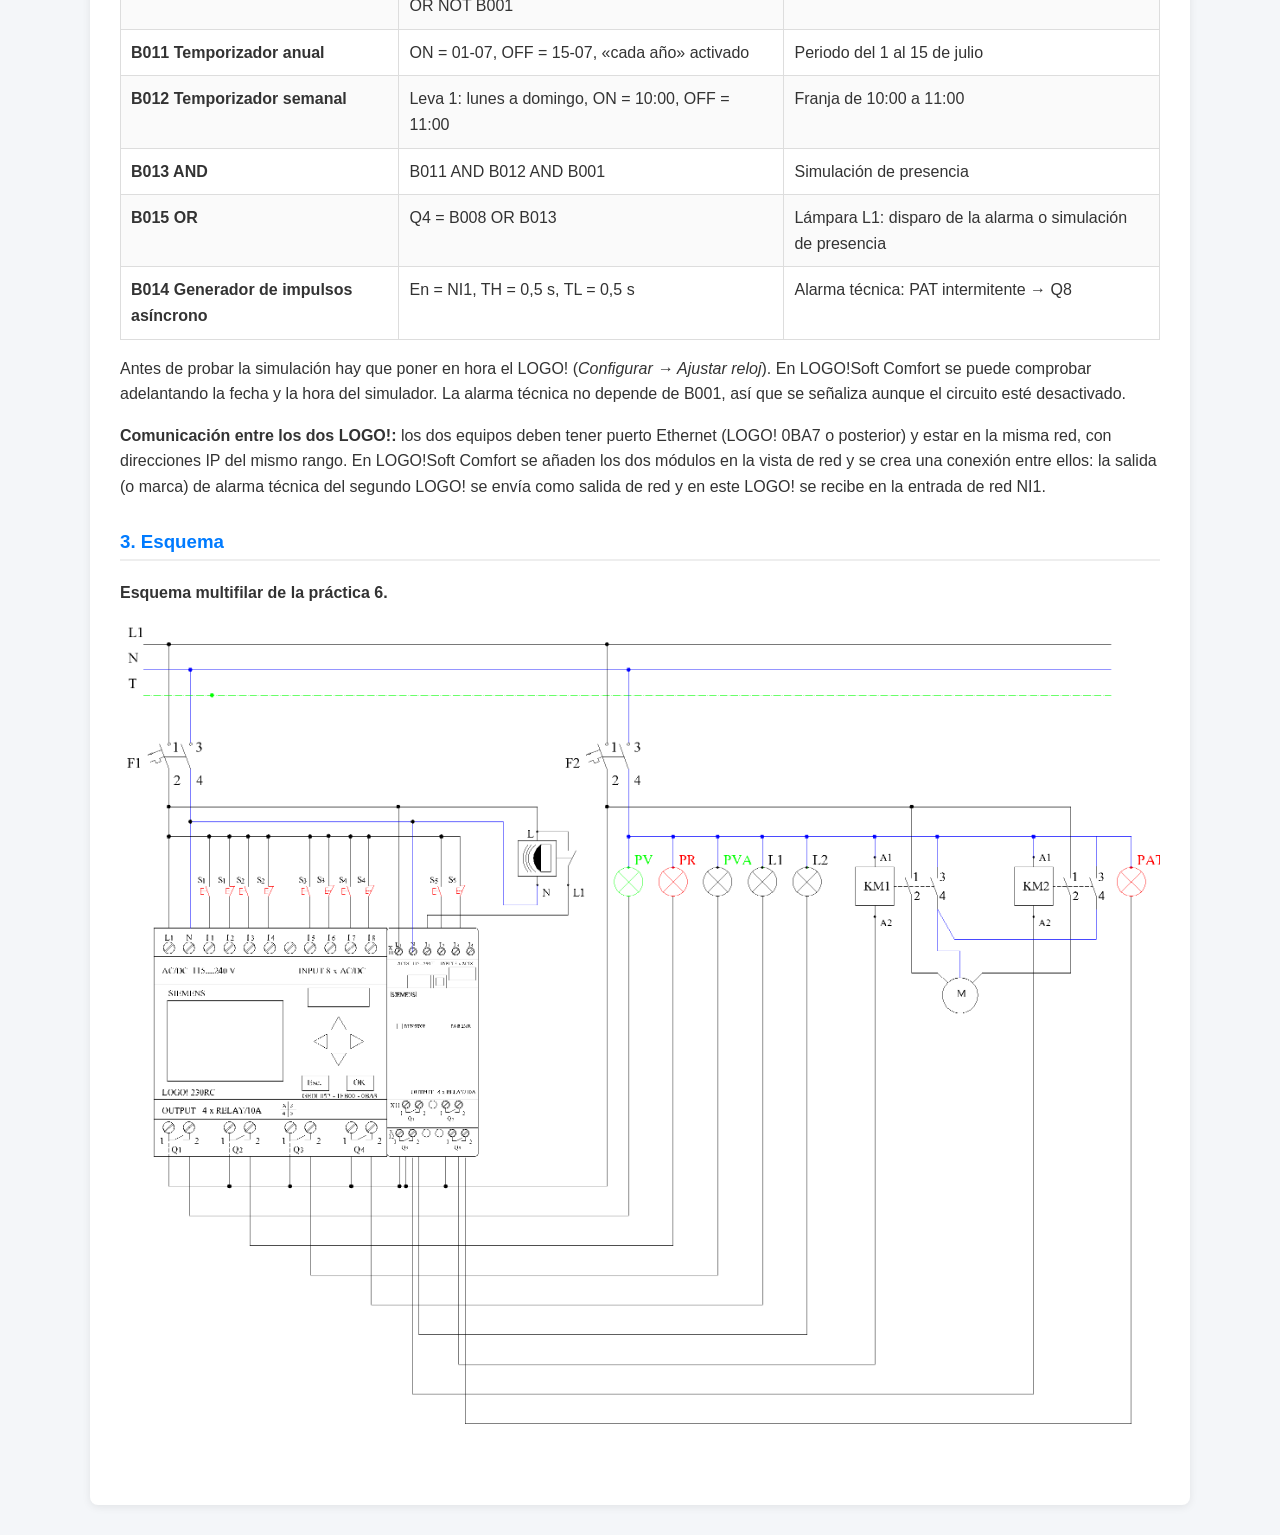
<file: logo_6.html>
<!DOCTYPE html>
<html lang="es">
<head>
    <meta charset="UTF-8">
    <meta name="viewport" content="width=device-width, initial-scale=1.0">
    <title>Autómatas y relé programable: Logo</title>
    <link rel="stylesheet" href="css/estilos.css">
</head>

<body>

    <header>
        <h1> Autómatas y relés programables</h1>
        <p>Práctica 6. Instalación domótica de vivienda. Logo</p>
    </header>

    <nav>
        <ul>
            <li><a href="index.html">Práctica 6 (Domótica)</a></li>
            <li><a href="rubrica_6.html">Rúbrica evaluación</a></li> 
            <li><a href="automata_6.html">Autómata programable</a></li>
            <li class="active"><a href="logo_6.html">Logo</a></li>
            <li><a href="presupuesto.html">Presupuesto</a></li>
            <li><a href="glosario.html">Glosario</a></li>
            <li><a href="prl.html">Seguridad y PRL</a></li>
        </ul>
    </nav>

    <div class="container">
<h2>6.- Instalación domótica de vivienda</h2>

        <div class="section">
                        
<h3 class="section-header">1. Asignación de señales en el relé programable.</h3>

          <ul>
           <p><strong>Entradas digitales</strong></p>
           <li>I1: Pulsador marcha (S1) — contacto NO.</li>
           <li>I2: Pulsador paro (S1) — contacto NC.</li>
           <li>I3: Pulsador marcha (S2) — contacto NO.</li>
           <li>I4: Pulsador paro (S2) — contacto NC.</li>
           <li>I5: Pulsador marcha (S3) — contacto NO.</li>
           <li>I6: Pulsador paro (S3) — contacto NC.</li>
           <li>I7: Pulsador marcha (S4) — contacto NO. Subir persiana.</li>
           <li>I8: Pulsador paro (S4) — contacto NC. Final de carrera de subida.</li>
           <li>I9: Detector de movimiento (DM) — entrada I1 del módulo DM8 230R.</li>
           <li>I10: Pulsador marcha (S5) — contacto NO. Bajar persiana (entrada I2 del módulo).</li>
           <li>I11: Pulsador paro (S5) — contacto NC. Final de carrera de bajada (entrada I3 del módulo).</li>

           <p><strong>Salidas digitales</strong></p>
           <li>Q1: Piloto verde (PV).</li>
           <li>Q2: Piloto rojo (PR).</li>
           <li>Q3: Piloto verde alarma (PVA).</li>
           <li>Q4: Lámpara de alarma (L1).</li>
           <li>Q5: Lámpara del detector (L2) — salida Q1 del módulo.</li>
           <li>Q6: Contactor KM1 — subir persiana (salida Q2 del módulo).</li>
           <li>Q7: Contactor KM2 — bajar persiana (salida Q3 del módulo).</li>
           <li>Q8: Piloto de alarma técnica (PAT) — salida Q4 del módulo (salida 8).</li>

           <p><strong>Entradas de red</strong></p>
           <li>NI1: Señal de alarmas técnicas — enviada por red Ethernet desde el segundo LOGO!.</li>
          </ul>

<h3 class="section-header">2. Programa en FUP (LOGO!Soft Comfort)</h3>
            <table>
                <thead>
                    <tr><th>Bloque / Segmento</th><th>Lógica</th><th>Función</th></tr>
                </thead>
                <tbody>
                    <tr><td><strong>B001 RS</strong></td><td>S = I1 &nbsp;|&nbsp; R = NOT I2</td><td>Circuito activado → Q1; NOT B001 → Q2</td></tr>
                    <tr><td><strong>B002 – B005</strong></td><td>Igual que en la práctica 5</td><td>Funciones de S2 sobre L2 (pulsación corta y larga)</td></tr>
                    <tr><td><strong>B006 AND / OR</strong></td><td>Q5 = B001 AND (I9 OR B004 OR B005)</td><td>Lámpara L2: detector o S2</td></tr>
                    <tr><td><strong>B007 / B008</strong></td><td>Igual que en la práctica 5</td><td>Activación de la alarma con S3 y disparo de la alarma (B008)</td></tr>
                    <tr><td><strong>B009 RS</strong></td><td>S = I7 AND B001 AND NOT Q7 &nbsp;|&nbsp; R = NOT I8 OR NOT B001</td><td>Subida de la persiana → Q6</td></tr>
                    <tr><td><strong>B010 RS</strong></td><td>S = I10 AND B001 AND NOT Q6 &nbsp;|&nbsp; R = NOT I11 OR NOT B001</td><td>Bajada de la persiana → Q7</td></tr>
                    <tr><td><strong>B011 Temporizador anual</strong></td><td>ON = 01-07, OFF = 15-07, «cada año» activado</td><td>Periodo del 1 al 15 de julio</td></tr>
                    <tr><td><strong>B012 Temporizador semanal</strong></td><td>Leva 1: lunes a domingo, ON = 10:00, OFF = 11:00</td><td>Franja de 10:00 a 11:00</td></tr>
                    <tr><td><strong>B013 AND</strong></td><td>B011 AND B012 AND B001</td><td>Simulación de presencia</td></tr>
                    <tr><td><strong>B015 OR</strong></td><td>Q4 = B008 OR B013</td><td>Lámpara L1: disparo de la alarma o simulación de presencia</td></tr>
                    <tr><td><strong>B014 Generador de impulsos asíncrono</strong></td><td>En = NI1, TH = 0,5 s, TL = 0,5 s</td><td>Alarma técnica: PAT intermitente → Q8</td></tr>
                </tbody>
            </table>
            <p>Antes de probar la simulación hay que poner en hora el LOGO! (<em>Configurar → Ajustar reloj</em>). En LOGO!Soft Comfort se puede comprobar adelantando la fecha y la hora del simulador. La alarma técnica no depende de B001, así que se señaliza aunque el circuito esté desactivado.</p>
            <p><strong>Comunicación entre los dos LOGO!:</strong> los dos equipos deben tener puerto Ethernet (LOGO! 0BA7 o posterior) y estar en la misma red, con direcciones IP del mismo rango. En LOGO!Soft Comfort se añaden los dos módulos en la vista de red y se crea una conexión entre ellos: la salida (o marca) de alarma técnica del segundo LOGO! se envía como salida de red y en este LOGO! se recibe en la entrada de red NI1.</p>

<h3 class="section-header">3. Esquema</h3>
<p><strong>Esquema multifilar de la práctica 6.</strong></p>
        
<div class="automata-image">
     <img id="myImg" src="images_1/multifilar_logo_6.png" alt="Relé programable LOGO!" style="cursor: pointer;">
</div>
      
          </div>
<div id="myModal" class="modal">

  <span class="close">&times;</span>

  <img class="modal-content" id="img01">

  <div id="caption"></div>

</div>
<script>
// Obtener el modal
var modal = document.getElementById("myModal");

// Obtener la imagen y el elemento dentro del modal
var img = document.getElementById("myImg");
var modalImg = document.getElementById("img01");
var captionText = document.getElementById("caption");

img.onclick = function(){
  modal.style.display = "block";
  modalImg.src = this.src;
  captionText.innerHTML = this.alt;
}

// Obtener el elemento <span> que cierra el modal
var span = document.getElementsByClassName("close")[0];

// Cuando el usuario hace clic en <span> (x), cierra el modal
span.onclick = function() { 
  modal.style.display = "none";
}

// Opcional: Cerrar el modal al hacer clic en cualquier parte fuera de la imagen
window.onclick = function(event) {
  if (event.target == modal) {
    modal.style.display = "none";
  }
}
</script>
</body>
</html>
</file>
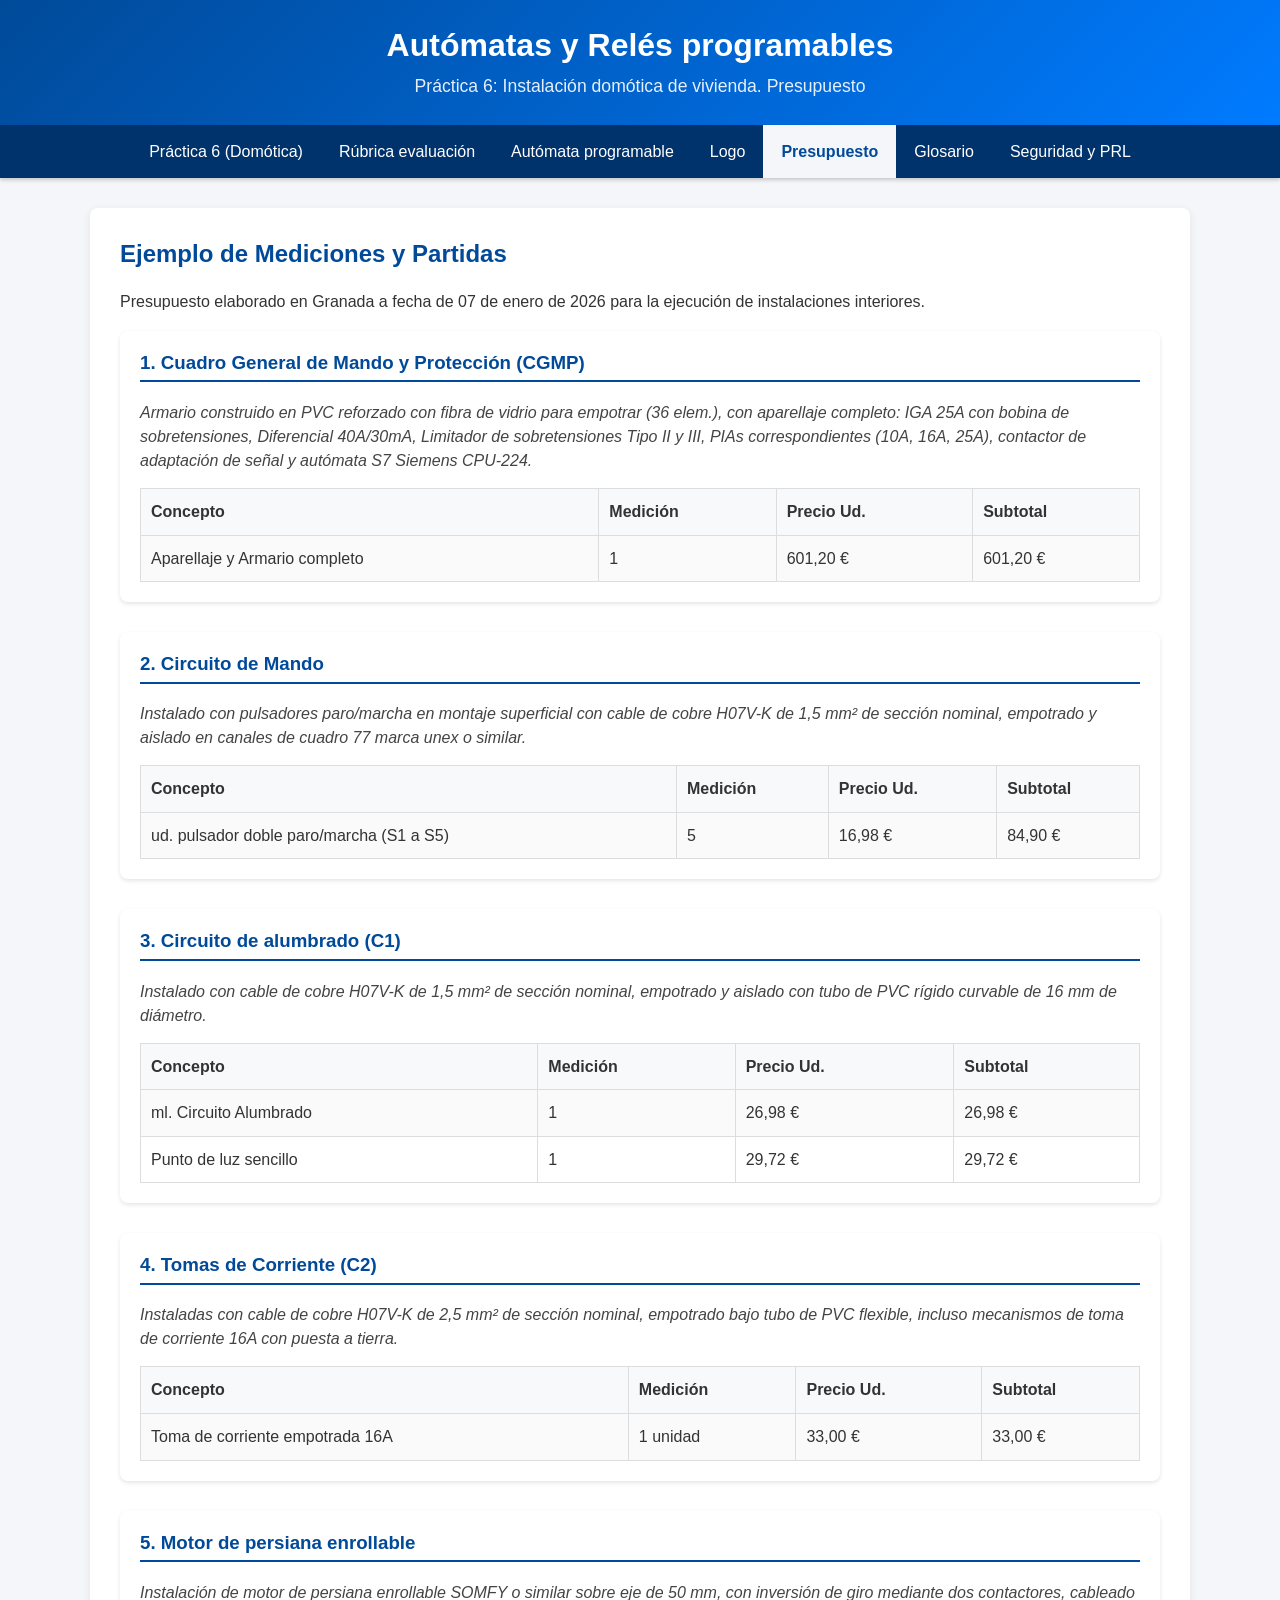
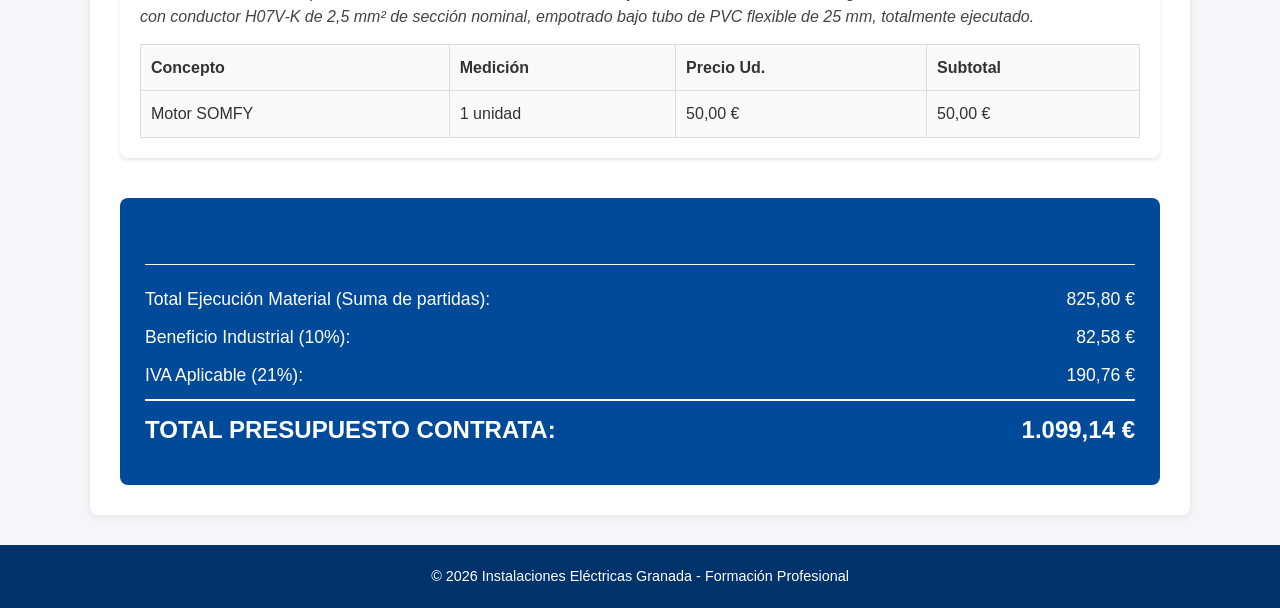
<file: presupuesto.html>
<!DOCTYPE html>
<html lang="es">
<head>
    <meta charset="UTF-8">
    <meta name="viewport" content="width=device-width, initial-scale=1.0">
    <title>Práctica 6. Instalación domótica de vivienda. Presupuesto</title>
    <link rel="stylesheet" href="css/estilos.css">
    <style>
        .partida-presupuesto { margin-bottom: 30px; background: #fff; padding: 20px; border-radius: 8px; box-shadow: 0 2px 4px rgba(0,0,0,0.1); }
        .partida-presupuesto h3 { color: #004a99; border-bottom: 2px solid #004a99; padding-bottom: 5px; margin-top: 0; }
        .descripcion-tecnica { font-style: italic; color: #444; margin: 10px 0; line-height: 1.5; }
        .tabla-precios { width: 100%; border-collapse: collapse; margin-top: 15px; }
        .tabla-precios th { background-color: #f8f9fa; text-align: left; padding: 10px; border: 1px solid #ddd; }
        .tabla-precios td { padding: 10px; border: 1px solid #ddd; }
        .total-partida { text-align: right; font-weight: bold; background: #eef4fb; }
        .resumen-economico { background: #004a99; color: white; padding: 25px; border-radius: 8px; margin-top: 40px; }
        .resumen-economico h2 { margin-top: 0; border-bottom: 1px solid #fff; padding-bottom: 10px; }
        .fila-resumen { display: flex; justify-content: space-between; margin-bottom: 10px; font-size: 1.1em; }
        .total-final { font-size: 1.5em; font-weight: bold; border-top: 2px solid #fff; padding-top: 10px; margin-top: 10px; }
    </style>
</head>
<body>

    <header>
        <h1>Autómatas y Relés programables</h1>
        <p>Práctica 6: Instalación domótica de vivienda. Presupuesto</p>
    </header>

    <nav>
        <ul>
            <li><a href="index.html">Práctica 6 (Domótica)</a></li>
            <li><a href="rubrica_6.html">Rúbrica evaluación</a></li>
            <li><a href="automata_6.html">Autómata programable</a></li>
            <li><a href="logo_6.html">Logo</a></li>
            <li class="active"><a href="presupuesto.html">Presupuesto</a></li>
            <li><a href="glosario.html">Glosario</a></li>
            <li><a href="prl.html">Seguridad y PRL</a></li>
        </ul>
    </nav>

    <div class="container">
        <h2>Ejemplo de Mediciones y Partidas</h2>
        <p>Presupuesto elaborado en Granada a fecha de 07 de enero de 2026 para la ejecución de instalaciones interiores.</p>

        <div class="partida-presupuesto">
            <h3>1. Cuadro General de Mando y Protección (CGMP)</h3>
            <p class="descripcion-tecnica">Armario construido en PVC reforzado con fibra de vidrio para empotrar (36 elem.), con aparellaje completo: IGA 25A con bobina de sobretensiones, Diferencial 40A/30mA, Limitador de sobretensiones Tipo II y III, PIAs correspondientes (10A, 16A, 25A), contactor de adaptación de señal y autómata S7 Siemens CPU-224.</p>
            <table class="tabla-precios">
                <tr>
                    <th>Concepto</th>
                    <th>Medición</th>
                    <th>Precio Ud.</th>
                    <th>Subtotal</th>
                </tr>               
                <tr>
                    <td>Aparellaje y Armario completo</td>
                    <td>1</td>
                    <td>601,20 €</td>
                    <td>601,20 €</td>
                </tr>
            </table>
        </div>

        <div class="partida-presupuesto">
            <h3>2. Circuito de Mando</h3>
            <p class="descripcion-tecnica">Instalado con pulsadores paro/marcha en montaje superficial con cable de cobre H07V-K de 1,5 mm² de sección nominal, empotrado y aislado en canales de cuadro 77 marca unex o similar. </p>
            <table class="tabla-precios">
                <tr>
                    <th>Concepto</th>
                    <th>Medición</th>
                    <th>Precio Ud.</th>
                    <th>Subtotal</th>
                </tr>
                <tr>
                    <td>ud. pulsador doble paro/marcha (S1 a S5)</td>
                    <td>5</td>
                    <td>16,98 €</td>
                    <td>84,90 €</td>
                </tr>
            </table>
        </div>

        <div class="partida-presupuesto">
            <h3>3. Circuito de alumbrado (C1)</h3>
            <p class="descripcion-tecnica">Instalado con cable de cobre H07V-K de 1,5 mm² de sección nominal, empotrado y aislado con tubo de PVC rígido curvable de 16 mm de diámetro. </p>
            <table class="tabla-precios">
                <tr>
                    <th>Concepto</th>
                    <th>Medición</th>
                    <th>Precio Ud.</th>
                    <th>Subtotal</th>
                </tr>
                <tr>
                    <td>ml. Circuito Alumbrado</td>
                    <td>1</td>
                    <td>26,98 €</td>
                    <td>26,98 €</td>
                </tr>
                <tr>
                    <td>Punto de luz sencillo</td>
                    <td>1</td>
                    <td>29,72 €</td>
                    <td>29,72 €</td>
                </tr>
            </table>
        </div>

        <div class="partida-presupuesto">
            <h3>4. Tomas de Corriente (C2)</h3>
            <p class="descripcion-tecnica">Instaladas con cable de cobre H07V-K de 2,5 mm² de sección nominal, empotrado bajo tubo de PVC flexible, incluso mecanismos de toma de corriente 16A con puesta a tierra.</p>
            <table class="tabla-precios">
                <tr>
                    <th>Concepto</th>
                    <th>Medición</th>
                    <th>Precio Ud.</th>
                    <th>Subtotal</th>
                </tr>
                <tr>
                    <td>Toma de corriente empotrada 16A</td>
                    <td>1 unidad</td>
                    <td>33,00 €</td>
                    <td>33,00 €</td>
                </tr>
            </table>
        </div>

        <div class="partida-presupuesto">
            <h3>5. Motor de persiana enrollable</h3>
            <p class="descripcion-tecnica">Instalación de motor de persiana enrollable SOMFY o similar sobre eje de 50 mm, con inversión de giro mediante dos contactores, cableado con conductor H07V-K de 2,5 mm² de sección nominal, empotrado bajo tubo de PVC flexible de 25 mm, totalmente ejecutado.</p>
            <table class="tabla-precios">
                <tr>
                    <th>Concepto</th>
                    <th>Medición</th>
                    <th>Precio Ud.</th>
                    <th>Subtotal</th>
                </tr>
                <tr>
                    <td>Motor SOMFY</td>
                    <td>1 unidad</td>
                    <td>50,00 €</td>
                    <td>50,00 €</td>
                </tr>
            </table>
        </div>

        <div class="resumen-economico">
            <h2>RESUMEN DEL PRESUPUESTO</h2>
            <div class="fila-resumen">
                <span>Total Ejecución Material (Suma de partidas):</span>
                <span>825,80 €</span>
            </div>
            <div class="fila-resumen">
                <span>Beneficio Industrial (10%):</span>
                <span>82,58 €</span>
            </div>
            <div class="fila-resumen">
                <span>IVA Aplicable (21%):</span>
                <span>190,76 €</span>
            </div>
            <div class="fila-resumen total-final">
                <span>TOTAL PRESUPUESTO CONTRATA:</span>
                <span>1.099,14 €</span>
            </div>
        </div>
    </div>

    <footer>
        <p>&copy; 2026 Instalaciones Eléctricas Granada - Formación Profesional</p>
    </footer>

</body>
</html>
</file>
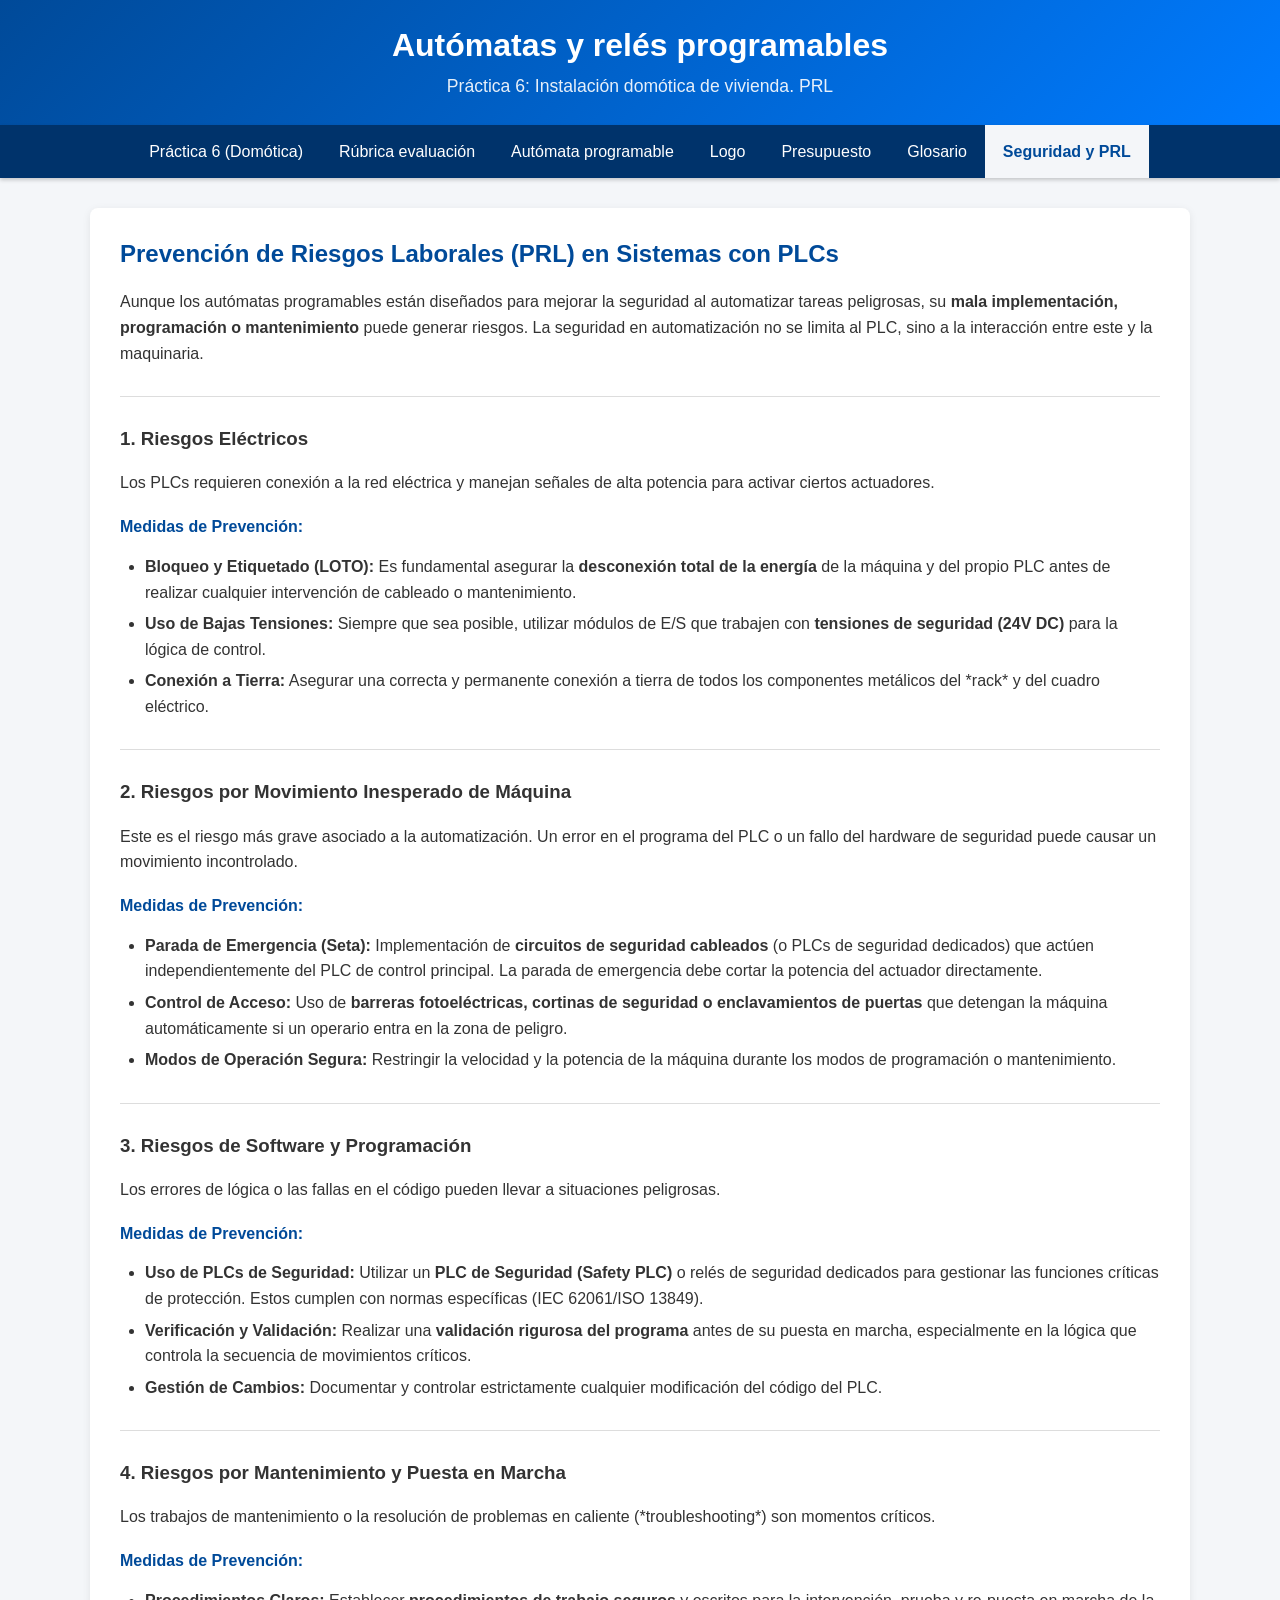
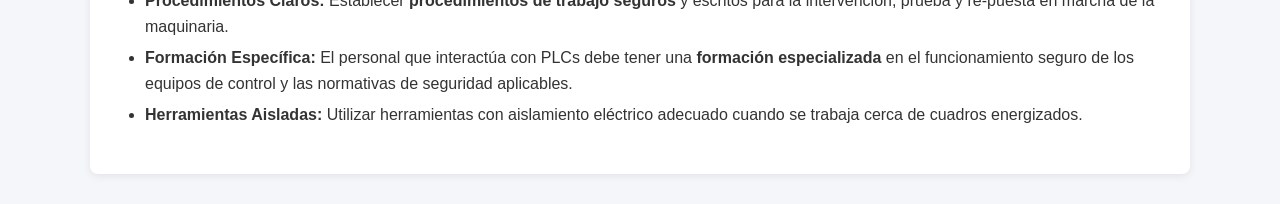
<file: prl.html>
<!DOCTYPE html>
<html lang="es">
<head>
    <meta charset="UTF-8">
    <meta name="viewport" content="width=device-width, initial-scale=1.0">
    <title>Prevención de Riesgos Laborales en Automatización</title>
    <!-- Asumiendo que usarás el mismo archivo de estilos -->
    <link rel="stylesheet" href="css/estilos.css">
</head>
<body>

    <header>
        <h1> Autómatas y relés programables</h1>
        <p>Práctica 6: Instalación domótica de vivienda. PRL</p>
    </header>

    <nav>
        <ul>
            <li><a href="index.html">Práctica 6 (Domótica)</a></li>
            <li><a href="rubrica_6.html">Rúbrica evaluación</a></li>
            <li><a href="automata_6.html">Autómata programable</a></li>
            <li><a href="logo_6.html">Logo</a></li>
            <li><a href="presupuesto.html">Presupuesto</a></li>
            <li><a href="glosario.html">Glosario</a></li>
            <li class="active"><a href="prl.html">Seguridad y PRL</a></li>
            
        </ul>
    </nav>

    <div class="container">
        <h2>Prevención de Riesgos Laborales (PRL) en Sistemas con PLCs</h2>

        <p>Aunque los autómatas programables están diseñados para mejorar la seguridad al automatizar tareas peligrosas, su <strong>mala implementación, programación o mantenimiento</strong> puede generar riesgos. La seguridad en automatización no se limita al PLC, sino a la interacción entre este y la maquinaria.</p>

        <hr>

        <h3>1. Riesgos Eléctricos</h3>
        <p>Los PLCs requieren conexión a la red eléctrica y manejan señales de alta potencia para activar ciertos actuadores.</p>
        
        <h4>Medidas de Prevención:</h4>
        <ul>
            <li><strong>Bloqueo y Etiquetado (LOTO):</strong> Es fundamental asegurar la <strong>desconexión total de la energía</strong> de la máquina y del propio PLC antes de realizar cualquier intervención de cableado o mantenimiento.</li>
            <li><strong>Uso de Bajas Tensiones:</strong> Siempre que sea posible, utilizar módulos de E/S que trabajen con <strong>tensiones de seguridad (24V DC)</strong> para la lógica de control.</li>
            <li><strong>Conexión a Tierra:</strong> Asegurar una correcta y permanente conexión a tierra de todos los componentes metálicos del *rack* y del cuadro eléctrico.</li>
        </ul>

        <hr>

        <h3>2. Riesgos por Movimiento Inesperado de Máquina</h3>
        <p>Este es el riesgo más grave asociado a la automatización. Un error en el programa del PLC o un fallo del hardware de seguridad puede causar un movimiento incontrolado.</p>
        
        <h4>Medidas de Prevención:</h4>
        <ul>
            <li><strong>Parada de Emergencia (Seta):</strong> Implementación de <strong>circuitos de seguridad cableados</strong> (o PLCs de seguridad dedicados) que actúen independientemente del PLC de control principal. La parada de emergencia debe cortar la potencia del actuador directamente. </li>
            <li><strong>Control de Acceso:</strong> Uso de <strong>barreras fotoeléctricas, cortinas de seguridad o enclavamientos de puertas</strong> que detengan la máquina automáticamente si un operario entra en la zona de peligro.</li>
            <li><strong>Modos de Operación Segura:</strong> Restringir la velocidad y la potencia de la máquina durante los modos de programación o mantenimiento.</li>
        </ul>

        <hr>

        <h3>3. Riesgos de Software y Programación</h3>
        <p>Los errores de lógica o las fallas en el código pueden llevar a situaciones peligrosas.</p>
        
        <h4>Medidas de Prevención:</h4>
        <ul>
            <li><strong>Uso de PLCs de Seguridad:</strong> Utilizar un <strong>PLC de Seguridad (Safety PLC)</strong> o relés de seguridad dedicados para gestionar las funciones críticas de protección. Estos cumplen con normas específicas (IEC 62061/ISO 13849).</li>
            <li><strong>Verificación y Validación:</strong> Realizar una <strong>validación rigurosa del programa</strong> antes de su puesta en marcha, especialmente en la lógica que controla la secuencia de movimientos críticos.</li>
            <li><strong>Gestión de Cambios:</strong> Documentar y controlar estrictamente cualquier modificación del código del PLC.</li>
        </ul>
        
        <hr>

        <h3>4. Riesgos por Mantenimiento y Puesta en Marcha</h3>
        <p>Los trabajos de mantenimiento o la resolución de problemas en caliente (*troubleshooting*) son momentos críticos.</p>
        
        <h4>Medidas de Prevención:</h4>
        <ul>
            <li><strong>Procedimientos Claros:</strong> Establecer <strong>procedimientos de trabajo seguros</strong> y escritos para la intervención, prueba y re-puesta en marcha de la maquinaria.</li>
            <li><strong>Formación Específica:</strong> El personal que interactúa con PLCs debe tener una <strong>formación especializada</strong> en el funcionamiento seguro de los equipos de control y las normativas de seguridad aplicables.</li>
            <li><strong>Herramientas Aisladas:</strong> Utilizar herramientas con aislamiento eléctrico adecuado cuando se trabaja cerca de cuadros energizados.</li>
        </ul>

    </div>

</body>
</html>
</file>
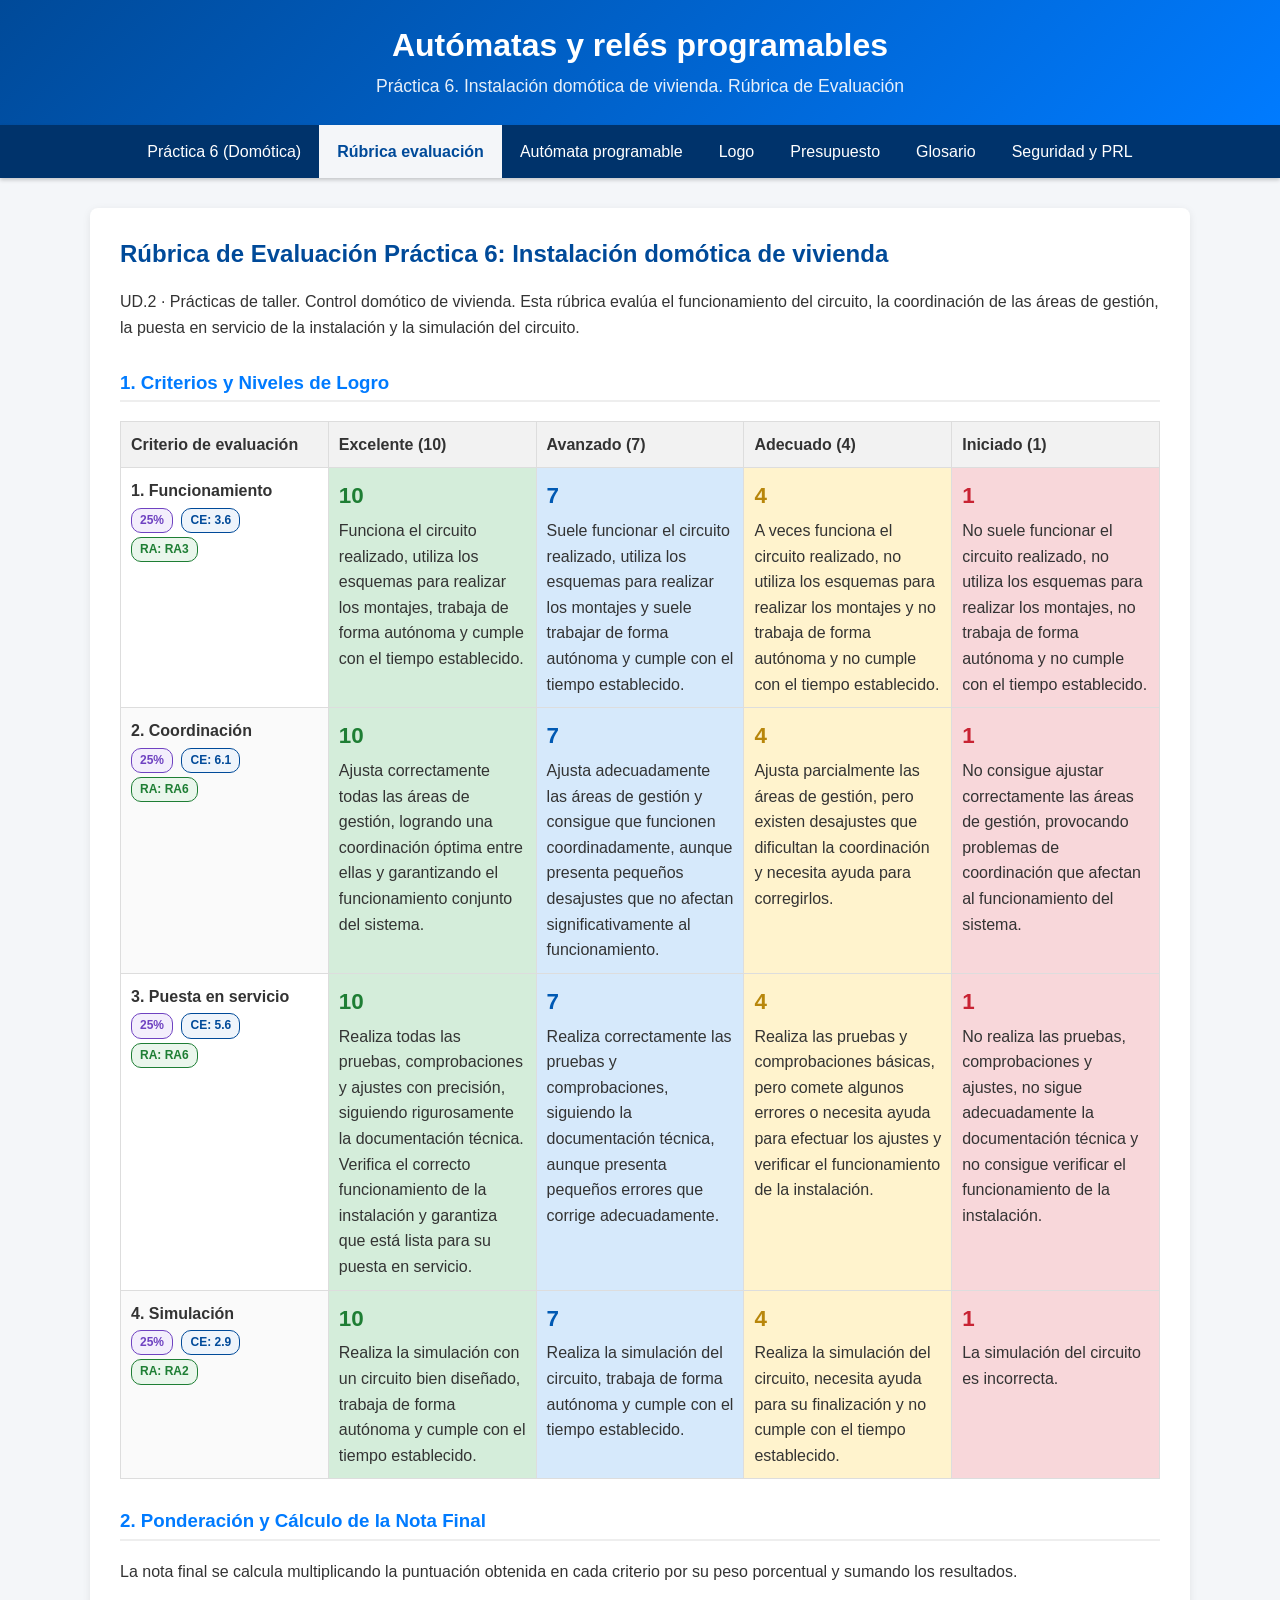
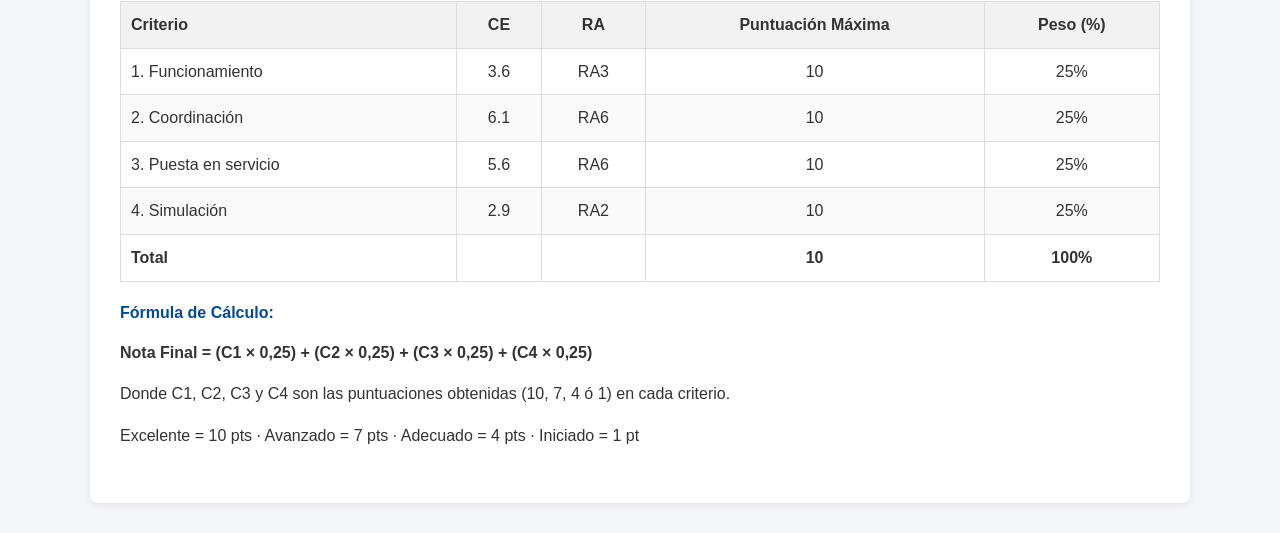
<file: rubrica_6.html>
<!DOCTYPE html>
<html lang="es">
<head>
    <meta charset="UTF-8">
    <meta name="viewport" content="width=device-width, initial-scale=1.0">
    <title>Rúbrica de Evaluación Práctica 6 (Instalación domótica de vivienda)</title>
    <link rel="stylesheet" href="css/estilos.css">
    <style>
        .level-4 { background-color: #d4edda; } /* Excelente - Verde claro */
        .level-3 { background-color: #d6e9fb; } /* Avanzado - Azul claro */
        .level-2 { background-color: #fff3cd; } /* Adecuado - Amarillo claro */
        .level-1 { background-color: #f8d7da; } /* Iniciado - Rojo claro */

        .rubric-table th:nth-child(1), .rubric-table td:nth-child(1) { width: 20%; }
        .rubric-table th:nth-child(2), .rubric-table td:nth-child(2) { width: 20%; }
        .rubric-table th:nth-child(3), .rubric-table td:nth-child(3) { width: 20%; }
        .rubric-table th:nth-child(4), .rubric-table td:nth-child(4) { width: 20%; }
        .rubric-table th:nth-child(5), .rubric-table td:nth-child(5) { width: 20%; }

        .etiqueta {
            display: inline-block;
            font-size: 0.75em;
            font-weight: bold;
            padding: 2px 8px;
            margin: 4px 4px 0 0;
            border-radius: 10px;
            border: 1px solid;
        }
        .etiqueta-peso { color: #6f42c1; border-color: #6f42c1; background: #f3eefc; }
        .etiqueta-ce   { color: #004a99; border-color: #004a99; background: #eef4fb; }
        .etiqueta-ra   { color: #1e7e34; border-color: #1e7e34; background: #eaf6ec; }

        .puntos { display: block; font-size: 1.4em; font-weight: bold; margin-bottom: 4px; }
        .level-4 .puntos { color: #1e7e34; }
        .level-3 .puntos { color: #0059b3; }
        .level-2 .puntos { color: #b8860b; }
        .level-1 .puntos { color: #c82333; }

        .weight-table th:nth-child(n+2), .weight-table td:nth-child(n+2) { text-align: center; }
    </style>
</head>
<body>

    <header>
        <h1> Autómatas y relés programables</h1>
        <p>Práctica 6. Instalación domótica de vivienda. Rúbrica de Evaluación</p>
    </header>

    <nav>
        <ul>
            <li><a href="index.html">Práctica 6 (Domótica)</a></li>
            <li class="active"><a href="rubrica_6.html">Rúbrica evaluación</a></li>
            <li><a href="automata_6.html">Autómata programable</a></li>
            <li><a href="logo_6.html">Logo</a></li>
            <li><a href="presupuesto.html">Presupuesto</a></li>
            <li><a href="glosario.html">Glosario</a></li>
            <li><a href="prl.html">Seguridad y PRL</a></li>
        </ul>
    </nav>

    <div class="container">
        <h2>Rúbrica de Evaluación Práctica 6: Instalación domótica de vivienda</h2>

        <p>UD.2 · Prácticas de taller. Control domótico de vivienda. Esta rúbrica evalúa el funcionamiento del circuito, la coordinación de las áreas de gestión, la puesta en servicio de la instalación y la simulación del circuito.</p>

        <div class="section">
            <h3 class="section-header">1. Criterios y Niveles de Logro</h3>
            <table class="rubric-table">
                <thead>
                    <tr>
                        <th>Criterio de evaluación</th>
                        <th>Excelente (10)</th>
                        <th>Avanzado (7)</th>
                        <th>Adecuado (4)</th>
                        <th>Iniciado (1)</th>
                    </tr>
                </thead>
                <tbody>
                    <tr>
                        <td>
                            <strong>1. Funcionamiento</strong><br>
                            <span class="etiqueta etiqueta-peso">25%</span>
                            <span class="etiqueta etiqueta-ce">CE: 3.6</span>
                            <span class="etiqueta etiqueta-ra">RA: RA3</span>
                        </td>
                        <td class="level-4"><span class="puntos">10</span>Funciona el circuito realizado, utiliza los esquemas para realizar los montajes, trabaja de forma autónoma y cumple con el tiempo establecido.</td>
                        <td class="level-3"><span class="puntos">7</span>Suele funcionar el circuito realizado, utiliza los esquemas para realizar los montajes y suele trabajar de forma autónoma y cumple con el tiempo establecido.</td>
                        <td class="level-2"><span class="puntos">4</span>A veces funciona el circuito realizado, no utiliza los esquemas para realizar los montajes y no trabaja de forma autónoma y no cumple con el tiempo establecido.</td>
                        <td class="level-1"><span class="puntos">1</span>No suele funcionar el circuito realizado, no utiliza los esquemas para realizar los montajes, no trabaja de forma autónoma y no cumple con el tiempo establecido.</td>
                    </tr>
                    <tr>
                        <td>
                            <strong>2. Coordinación</strong><br>
                            <span class="etiqueta etiqueta-peso">25%</span>
                            <span class="etiqueta etiqueta-ce">CE: 6.1</span>
                            <span class="etiqueta etiqueta-ra">RA: RA6</span>
                        </td>
                        <td class="level-4"><span class="puntos">10</span>Ajusta correctamente todas las áreas de gestión, logrando una coordinación óptima entre ellas y garantizando el funcionamiento conjunto del sistema.</td>
                        <td class="level-3"><span class="puntos">7</span>Ajusta adecuadamente las áreas de gestión y consigue que funcionen coordinadamente, aunque presenta pequeños desajustes que no afectan significativamente al funcionamiento.</td>
                        <td class="level-2"><span class="puntos">4</span>Ajusta parcialmente las áreas de gestión, pero existen desajustes que dificultan la coordinación y necesita ayuda para corregirlos.</td>
                        <td class="level-1"><span class="puntos">1</span>No consigue ajustar correctamente las áreas de gestión, provocando problemas de coordinación que afectan al funcionamiento del sistema.</td>
                    </tr>
                    <tr>
                        <td>
                            <strong>3. Puesta en servicio</strong><br>
                            <span class="etiqueta etiqueta-peso">25%</span>
                            <span class="etiqueta etiqueta-ce">CE: 5.6</span>
                            <span class="etiqueta etiqueta-ra">RA: RA6</span>
                        </td>
                        <td class="level-4"><span class="puntos">10</span>Realiza todas las pruebas, comprobaciones y ajustes con precisión, siguiendo rigurosamente la documentación técnica. Verifica el correcto funcionamiento de la instalación y garantiza que está lista para su puesta en servicio.</td>
                        <td class="level-3"><span class="puntos">7</span>Realiza correctamente las pruebas y comprobaciones, siguiendo la documentación técnica, aunque presenta pequeños errores que corrige adecuadamente.</td>
                        <td class="level-2"><span class="puntos">4</span>Realiza las pruebas y comprobaciones básicas, pero comete algunos errores o necesita ayuda para efectuar los ajustes y verificar el funcionamiento de la instalación.</td>
                        <td class="level-1"><span class="puntos">1</span>No realiza las pruebas, comprobaciones y ajustes, no sigue adecuadamente la documentación técnica y no consigue verificar el funcionamiento de la instalación.</td>
                    </tr>
                    <tr>
                        <td>
                            <strong>4. Simulación</strong><br>
                            <span class="etiqueta etiqueta-peso">25%</span>
                            <span class="etiqueta etiqueta-ce">CE: 2.9</span>
                            <span class="etiqueta etiqueta-ra">RA: RA2</span>
                        </td>
                        <td class="level-4"><span class="puntos">10</span>Realiza la simulación con un circuito bien diseñado, trabaja de forma autónoma y cumple con el tiempo establecido.</td>
                        <td class="level-3"><span class="puntos">7</span>Realiza la simulación del circuito, trabaja de forma autónoma y cumple con el tiempo establecido.</td>
                        <td class="level-2"><span class="puntos">4</span>Realiza la simulación del circuito, necesita ayuda para su finalización y no cumple con el tiempo establecido.</td>
                        <td class="level-1"><span class="puntos">1</span>La simulación del circuito es incorrecta.</td>
                    </tr>
                </tbody>
            </table>
        </div>

        <div class="section">
            <h3 class="section-header">2. Ponderación y Cálculo de la Nota Final</h3>
            <p>La nota final se calcula multiplicando la puntuación obtenida en cada criterio por su peso porcentual y sumando los resultados.</p>

            <table class="weight-table">
                <thead>
                    <tr>
                        <th>Criterio</th>
                        <th>CE</th>
                        <th>RA</th>
                        <th>Puntuación Máxima</th>
                        <th>Peso (%)</th>
                    </tr>
                </thead>
                <tbody>
                    <tr><td>1. Funcionamiento</td><td>3.6</td><td>RA3</td><td>10</td><td>25%</td></tr>
                    <tr><td>2. Coordinación</td><td>6.1</td><td>RA6</td><td>10</td><td>25%</td></tr>
                    <tr><td>3. Puesta en servicio</td><td>5.6</td><td>RA6</td><td>10</td><td>25%</td></tr>
                    <tr><td>4. Simulación</td><td>2.9</td><td>RA2</td><td>10</td><td>25%</td></tr>
                    <tr style="font-weight: bold;"><td>Total</td><td></td><td></td><td>10</td><td>100%</td></tr>
                </tbody>
            </table>

            <h4>Fórmula de Cálculo:</h4>
            <p><strong>Nota Final = (C1 × 0,25) + (C2 × 0,25) + (C3 × 0,25) + (C4 × 0,25)</strong></p>
            <p>Donde C1, C2, C3 y C4 son las puntuaciones obtenidas (10, 7, 4 ó 1) en cada criterio.</p>
            <p>Excelente = 10 pts · Avanzado = 7 pts · Adecuado = 4 pts · Iniciado = 1 pt</p>
        </div>

    </div>

</body>
</html>
</file>
<file: css/estilos.css>
/* =========================================================
   Práctica 3. Sistema de alarma - Hoja de estilos común (Práctica 3)
   ========================================================= */

/* ---------- Base ---------- */
* {
    box-sizing: border-box;
}

body {
    margin: 0;
    font-family: "Segoe UI", Roboto, Arial, sans-serif;
    font-size: 16px;
    line-height: 1.6;
    color: #333;
    background-color: #f4f6f9;
}

h1, h2, h3, h4 {
    line-height: 1.3;
}

h2 {
    color: #004a99;
    margin-top: 0;
}

h4 {
    color: #004a99;
    margin-bottom: 5px;
}

a {
    color: #007bff;
}

hr {
    border: none;
    border-top: 1px solid #ddd;
    margin: 30px 0;
}

img {
    max-width: 100%;
    height: auto;
}

/* ---------- Cabecera ---------- */
header {
    background: linear-gradient(135deg, #004a99, #007bff);
    color: #fff;
    text-align: center;
    padding: 25px 15px;
}

header h1 {
    margin: 0 0 5px 0;
    font-size: 2em;
}

header p {
    margin: 0;
    font-size: 1.1em;
    opacity: 0.9;
}

/* ---------- Menú de navegación ---------- */
nav {
    background-color: #00336b;
    box-shadow: 0 2px 4px rgba(0, 0, 0, 0.2);
    position: sticky;
    top: 0;
    z-index: 100;
}

nav ul {
    list-style: none;
    margin: 0;
    padding: 0;
    display: flex;
    flex-wrap: wrap;
    justify-content: center;
}

nav li a {
    display: block;
    padding: 14px 18px;
    color: #fff;
    text-decoration: none;
    font-weight: 500;
    transition: background-color 0.2s;
}

nav li a:hover {
    background-color: #0059b3;
}

nav li.active a {
    background-color: #f4f6f9;
    color: #004a99;
    font-weight: bold;
}

/* ---------- Contenedor principal ---------- */
.container {
    max-width: 1100px;
    margin: 30px auto;
    padding: 30px;
    background-color: #fff;
    border-radius: 8px;
    box-shadow: 0 2px 8px rgba(0, 0, 0, 0.08);
}

.section {
    margin-bottom: 25px;
}

.section-header {
    color: #007bff;
    border-bottom: 2px solid #eee;
    padding-bottom: 5px;
    margin-top: 30px;
}

/* ---------- Listas ---------- */
.container ul,
.container ol {
    padding-left: 25px;
}

.container li {
    margin-bottom: 6px;
}

ul.list-indented {
    padding-left: 20px;
}

/* ---------- Tablas ---------- */
table {
    width: 100%;
    border-collapse: collapse;
    margin-top: 15px;
}

table, th, td {
    border: 1px solid #ddd;
}

th, td {
    padding: 10px;
    text-align: left;
    vertical-align: top;
}

th {
    background-color: #f2f2f2;
}

tbody tr:nth-child(even) {
    background-color: #fafafa;
}

/* ---------- Imagen del esquema ---------- */
.automata-image {
    text-align: center;
    margin: 20px 0;
}

.automata-image img {
    border: 1px solid #ccc;
    border-radius: 6px;
    box-shadow: 0 2px 6px rgba(0, 0, 0, 0.15);
    transition: opacity 0.3s;
}

.automata-image img:hover {
    opacity: 0.8;
}

/* ---------- Ventana modal (ampliar imagen) ---------- */
.modal {
    display: none;
    position: fixed;
    z-index: 1000;
    left: 0;
    top: 0;
    width: 100%;
    height: 100%;
    padding-top: 60px;
    overflow: auto;
    background-color: rgba(0, 0, 0, 0.9);
}

.modal-content {
    display: block;
    margin: auto;
    max-width: 90%;
    max-height: 80vh;
    animation: zoom 0.3s;
}

#caption {
    margin: 15px auto;
    width: 80%;
    text-align: center;
    color: #ccc;
}

.close {
    position: absolute;
    top: 15px;
    right: 35px;
    color: #f1f1f1;
    font-size: 40px;
    font-weight: bold;
    cursor: pointer;
    transition: color 0.2s;
}

.close:hover,
.close:focus {
    color: #bbb;
}

@keyframes zoom {
    from { transform: scale(0.5); }
    to   { transform: scale(1); }
}

/* ---------- Glosario ---------- */
.glosario-list dt {
    margin-top: 18px;
    color: #004a99;
    font-size: 1.05em;
}

.glosario-list dd {
    margin: 5px 0 0 0;
    padding: 8px 12px;
    background-color: #f8f9fa;
    border-left: 4px solid #007bff;
    border-radius: 0 4px 4px 0;
}

/* ---------- Pie de página ---------- */
footer {
    text-align: center;
    padding: 20px;
    color: #fff;
    background-color: #00336b;
    font-size: 0.9em;
}

footer p {
    margin: 0;
}

/* ---------- Adaptación a móvil ---------- */
@media (max-width: 700px) {
    header h1 {
        font-size: 1.5em;
    }

    nav ul {
        flex-direction: column;
    }

    nav li a {
        text-align: center;
        padding: 10px;
    }

    .container {
        margin: 15px 10px;
        padding: 15px;
    }

    table {
        display: block;
        overflow-x: auto;
    }

    .fila-resumen {
        flex-direction: column;
    }
}

/* ---------- Esquema con fondo transparente ---------- */
.automata-image img[src$=".png"] {
    background: transparent;
    border: none;
    box-shadow: none;
}
.modal-content[src$=".png"] {
    background-color: #fff;
}

/* ---------- Esquema ajustado al ancho de pantalla ---------- */
.automata-image img.esquema-ajustado {
    width: 100%;
    max-width: 900px;
    max-height: 90vh;
    object-fit: contain;
}
.modal-content.esquema-ajustado,
#myModal .modal-content {
    width: auto;
    height: 85vh;
    object-fit: contain;
}
</file>
